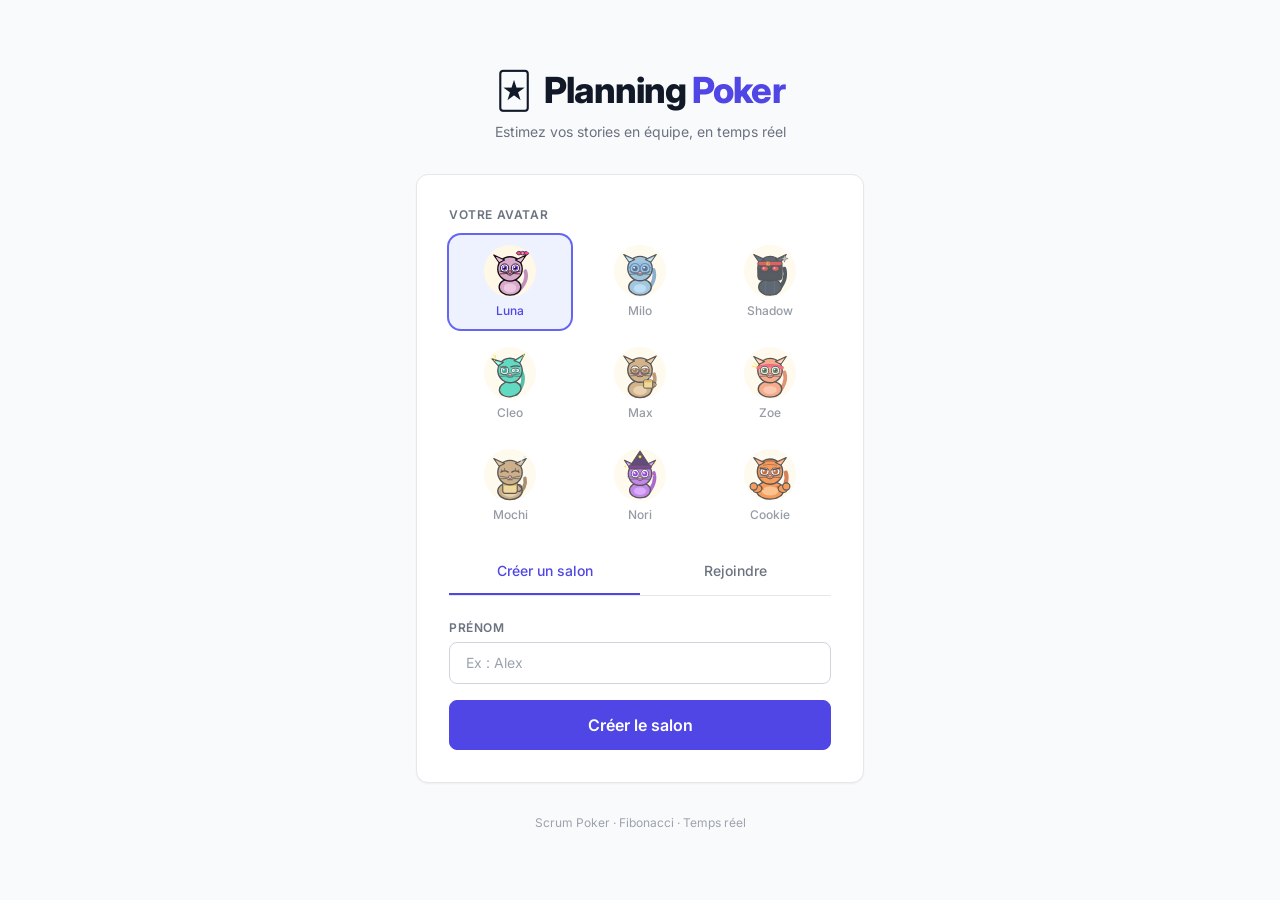
<file: index.html>
<!DOCTYPE html>
<html lang="fr">
  <head>
    <meta charset="UTF-8" />
    <link rel="icon" href="data:image/svg+xml,<svg xmlns='http://www.w3.org/2000/svg' viewBox='0 0 100 100'><text y='.9em' font-size='90'>🃏</text></svg>" />
    <meta name="viewport" content="width=device-width, initial-scale=1.0" />
    <title>Planning Poker</title>
    <link rel="preconnect" href="https://fonts.googleapis.com" />
    <link rel="preconnect" href="https://fonts.gstatic.com" crossorigin />
    <link
      href="https://fonts.googleapis.com/css2?family=Inter:wght@400;500;600;700;800&display=swap"
      rel="stylesheet"
    />
    <script type="module" crossorigin src="/assets/index-47bf1e07.js"></script>
    <link rel="stylesheet" href="/assets/index-f1f01200.css">
  </head>
  <body>
    <div id="root"></div>
    
  </body>
</html>
</file>
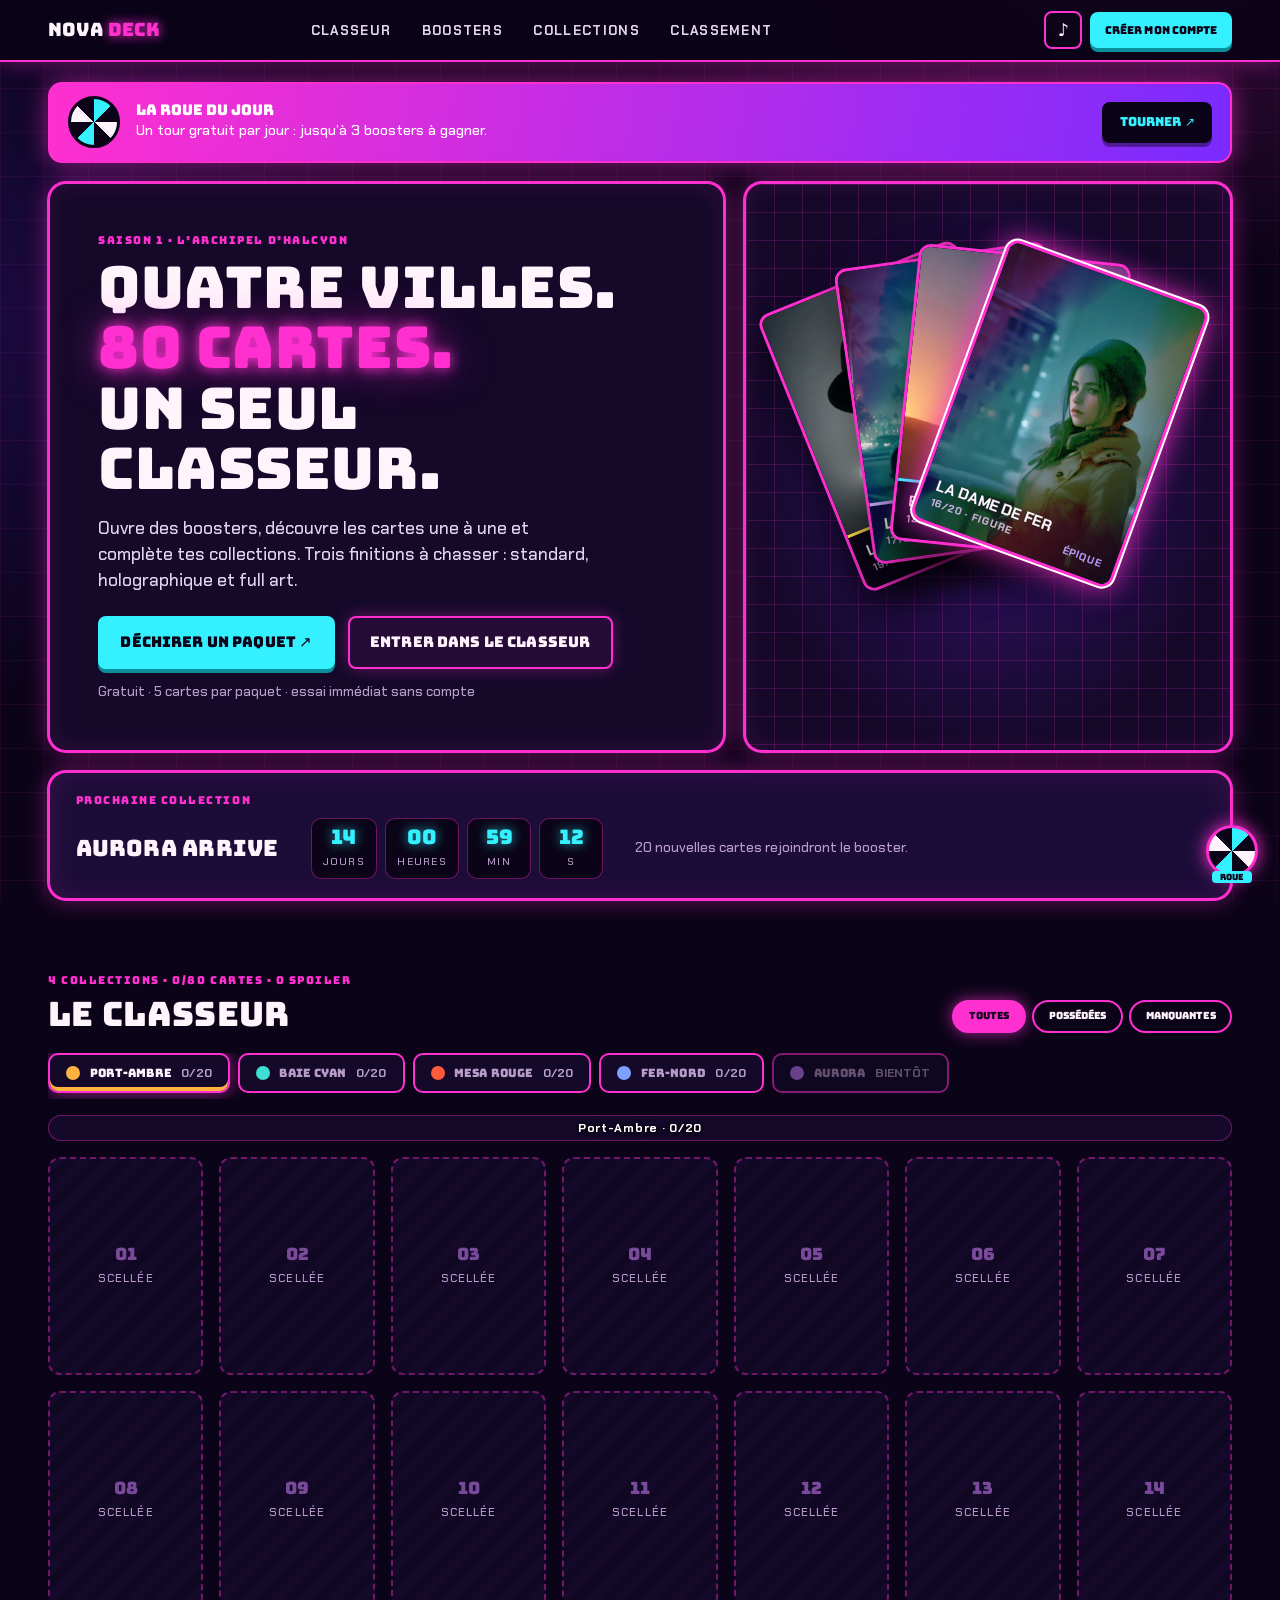
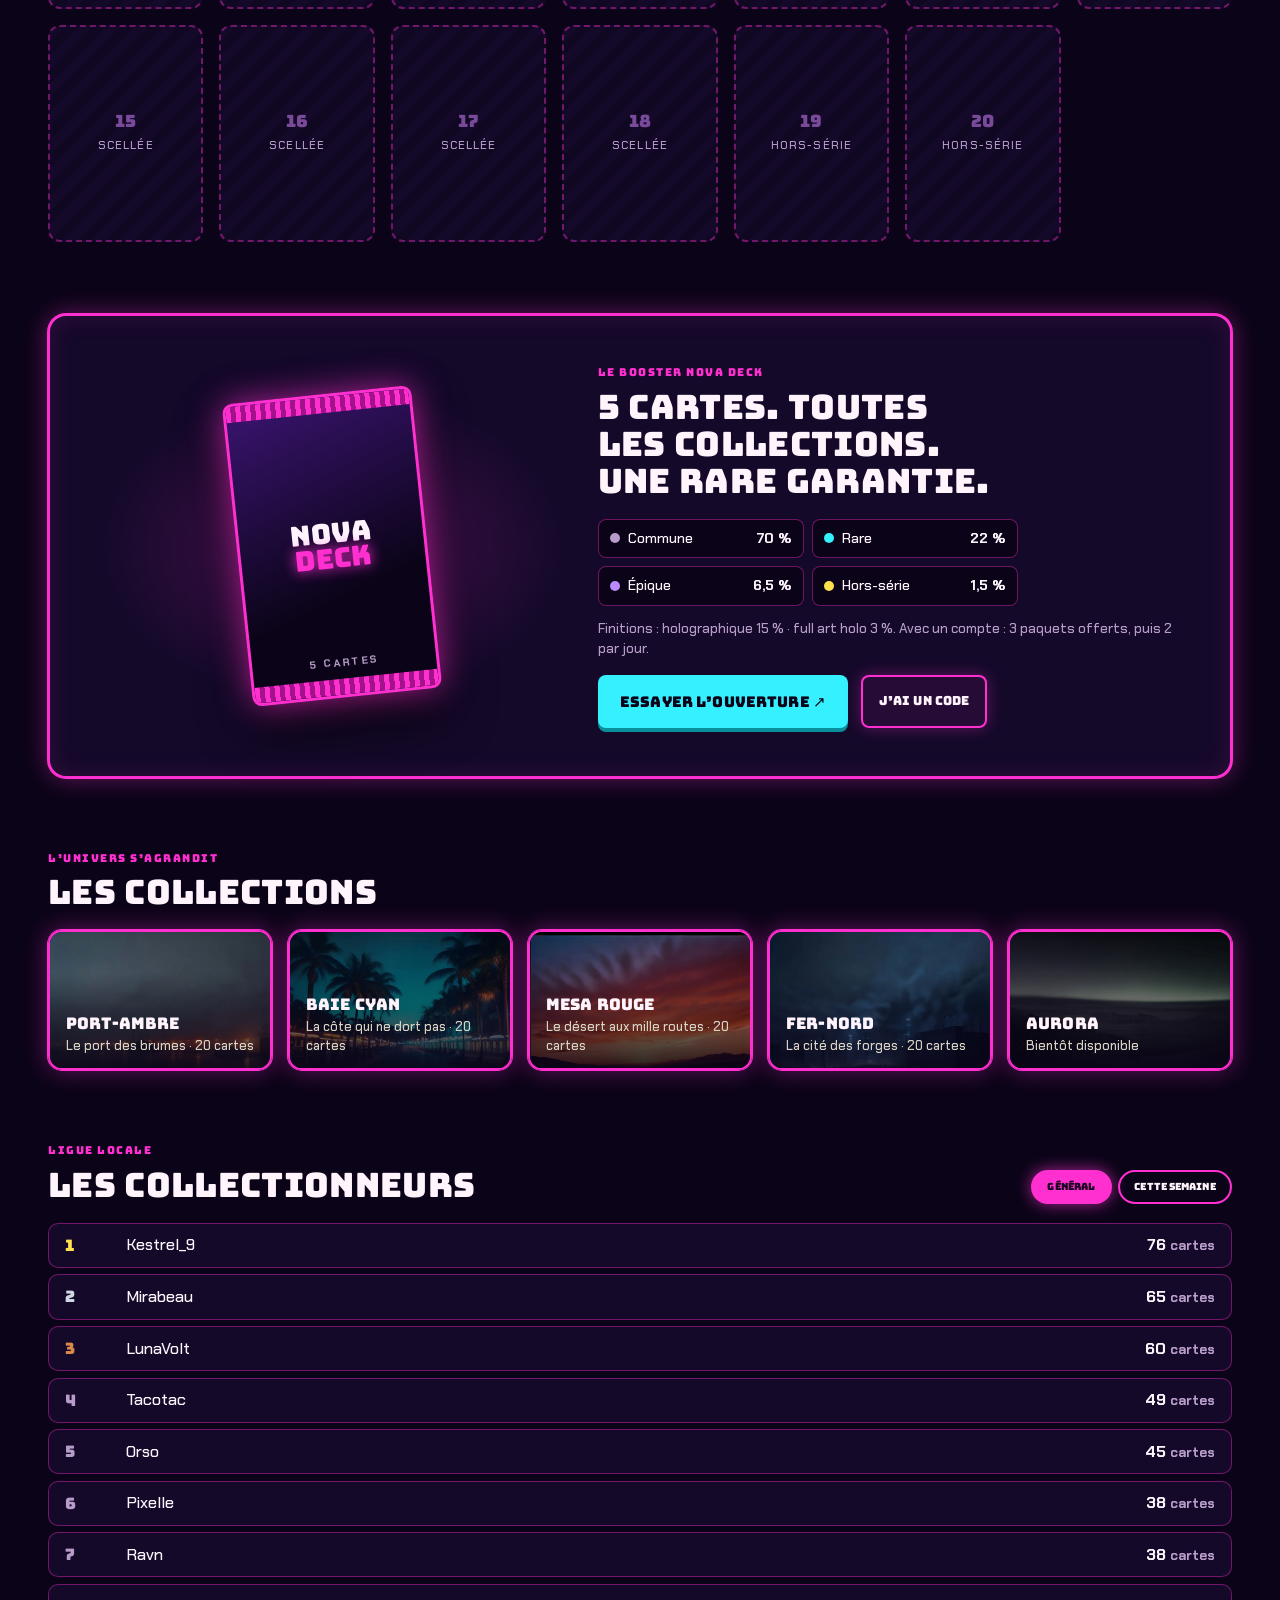
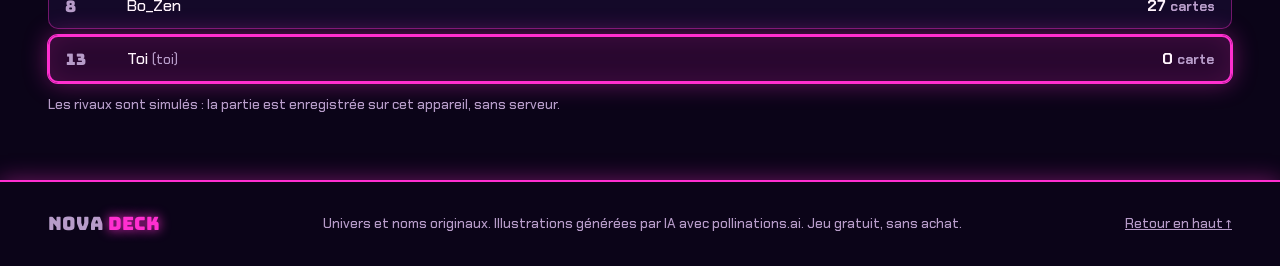
<file: novadeck/index.html>
<!doctype html>
<html lang="fr">
<head>
<meta charset="utf-8">
<meta name="viewport" content="width=device-width,initial-scale=1,viewport-fit=cover">
<title>Nova Deck · Cartes à collectionner gratuites</title>
<meta name="description" content="Ouvre des boosters, remplis ton classeur et grimpe au classement. 80 cartes, 4 collections, 3 finitions. Gratuit, sans inscription par e-mail.">
<meta name="theme-color" content="#0b0418">
<meta property="og:title" content="Nova Deck · Cartes à collectionner gratuites">
<meta property="og:description" content="Ouvre des boosters, remplis ton classeur et grimpe au classement.">
<link rel="icon" href="data:image/svg+xml,%3Csvg xmlns='http://www.w3.org/2000/svg' viewBox='0 0 32 32'%3E%3Crect width='32' height='32' rx='6' fill='%230b0418'/%3E%3Cpath d='M9 24V8l14 16V8' fill='none' stroke='%23ff2fd0' stroke-width='4' stroke-linejoin='round'/%3E%3C/svg%3E">
<link rel="preload" href="bungee.woff2" as="font" type="font/woff2" crossorigin>
<link rel="stylesheet" href="style.css">
</head>
<body>
<a class="skip" href="#classeur">Aller au classeur</a>

<header class="top">
  <a class="logo" href="#accueil" aria-label="Nova Deck, accueil"><span>NOVA</span><b>DECK</b></a>
  <nav aria-label="Navigation principale">
    <a href="#classeur">Classeur</a>
    <a href="#boosters">Boosters</a>
    <a href="#collections">Collections</a>
    <a href="#classement">Classement</a>
  </nav>
  <div class="top-actions">
    <button class="icon-btn" id="soundBtn" aria-pressed="true" aria-label="Son activé" title="Son">♪</button>
    <button class="chip" id="packChip" hidden><b id="packCount">0</b> booster<span id="packPlural">s</span></button>
    <button class="btn small" id="accountBtn">Créer mon compte</button>
  </div>
</header>

<main id="accueil">
  <section class="wheel-band" aria-label="Roue du jour">
    <div class="mini-wheel" aria-hidden="true"></div>
    <div>
      <strong>La roue du jour</strong>
      <span id="wheelBandText">Un tour gratuit par jour : jusqu’à 3 boosters à gagner.</span>
    </div>
    <button class="btn dark" data-open="wheel">Tourner ↗</button>
  </section>

  <section class="hero">
    <div class="hero-main">
      <p class="eyebrow">Saison 1 · L’archipel d’Halcyon</p>
      <h1>Quatre villes.<br><em>80 cartes.</em><br>Un seul classeur.</h1>
      <p class="lead">Ouvre des boosters, découvre les cartes une à une et complète tes collections. Trois finitions à chasser : standard, holographique et full art.</p>
      <div class="hero-cta">
        <button class="btn big" id="heroPack">Déchirer un paquet ↗</button>
        <a class="btn ghost big" href="#classeur">Entrer dans le classeur</a>
      </div>
      <p class="fine" id="heroFine">Gratuit · 5 cartes par paquet · essai immédiat sans compte</p>
    </div>
    <div class="hero-fan" id="heroFan" aria-hidden="true"></div>
    <aside class="countdown" aria-label="Prochaine collection">
      <p class="eyebrow">Prochaine collection</p>
      <h2>Aurora arrive</h2>
      <div class="cd" id="cd" role="timer" aria-live="off">
        <div><b data-cd="d">00</b><span>jours</span></div>
        <div><b data-cd="h">00</b><span>heures</span></div>
        <div><b data-cd="m">00</b><span>min</span></div>
        <div><b data-cd="s">00</b><span>s</span></div>
      </div>
      <p class="fine">20 nouvelles cartes rejoindront le booster.</p>
    </aside>
  </section>

  <section id="classeur" class="section">
    <div class="section-head">
      <div>
        <p class="eyebrow" id="binderStats">4 collections · 80 cartes · 0 spoiler</p>
        <h2>Le classeur</h2>
      </div>
      <div class="filters" role="group" aria-label="Filtrer les cartes">
        <button class="pill on" data-filter="all">Toutes</button>
        <button class="pill" data-filter="own">Possédées</button>
        <button class="pill" data-filter="miss">Manquantes</button>
      </div>
    </div>
    <div class="tabs" id="tabs" role="tablist" aria-label="Collections"></div>
    <div class="progress"><div id="progBar"></div><span id="progText"></span></div>
    <div class="grid" id="grid"></div>
  </section>

  <section id="boosters" class="section booster">
    <div class="booster-art"><div class="pack" id="showPack" aria-hidden="true"></div></div>
    <div>
      <p class="eyebrow">Le booster Nova Deck</p>
      <h2>5 cartes. Toutes les collections. Une rare garantie.</h2>
      <ul class="odds">
        <li><i class="dot r0"></i>Commune <b>70 %</b></li>
        <li><i class="dot r1"></i>Rare <b>22 %</b></li>
        <li><i class="dot r2"></i>Épique <b>6,5 %</b></li>
        <li><i class="dot r3"></i>Hors-série <b>1,5 %</b></li>
      </ul>
      <p class="fine">Finitions : holographique 15 % · full art holo 3 %. Avec un compte : 3 paquets offerts, puis 2 par jour.</p>
      <div class="hero-cta">
        <button class="btn big" id="boosterOpen">Ouvrir un paquet ↗</button>
        <button class="btn ghost" data-open="code">J’ai un code</button>
      </div>
    </div>
  </section>

  <section id="collections" class="section">
    <div class="section-head"><div><p class="eyebrow">L’univers s’agrandit</p><h2>Les collections</h2></div></div>
    <div class="worlds" id="worlds"></div>
  </section>

  <section id="classement" class="section">
    <div class="section-head">
      <div><p class="eyebrow">Ligue locale</p><h2>Les collectionneurs</h2></div>
      <div class="filters" role="group" aria-label="Période">
        <button class="pill on" data-rank="all">Général</button>
        <button class="pill" data-rank="week">Cette semaine</button>
      </div>
    </div>
    <ol class="rank" id="rank"></ol>
    <p class="fine">Les rivaux sont simulés : la partie est enregistrée sur cet appareil, sans serveur.</p>
  </section>
</main>

<footer>
  <a class="logo" href="#accueil"><span>NOVA</span><b>DECK</b></a>
  <p>Univers et noms originaux. Illustrations générées par IA avec pollinations.ai. Jeu gratuit, sans achat.</p>
  <a href="#accueil">Retour en haut ↑</a>
</footer>

<button class="fab" data-open="wheel" aria-label="Ouvrir la roue du jour"><span class="mini-wheel"></span><b>Roue</b></button>

<dialog id="dlgAccount" class="dlg">
  <button class="x" data-close aria-label="Fermer">×</button>
  <div id="accountBody"></div>
</dialog>

<dialog id="dlgWheel" class="dlg">
  <button class="x" data-close aria-label="Fermer">×</button>
  <h3>La roue du jour</h3>
  <p class="fine" id="wheelMsg">Un tour gratuit par jour.</p>
  <div class="wheel-wrap"><div class="pointer" aria-hidden="true"></div><div class="wheel" id="wheel"></div></div>
  <button class="btn big" id="spinBtn">Tourner ↗</button>
</dialog>

<dialog id="dlgCode" class="dlg">
  <button class="x" data-close aria-label="Fermer">×</button>
  <h3>J’ai un code</h3>
  <form id="codeForm">
    <label for="codeInput">Code promo</label>
    <input id="codeInput" autocomplete="off" autocapitalize="characters" maxlength="24" required placeholder="BIENVENUE">
    <p class="fine" id="codeMsg" role="status">Essaie BIENVENUE pour 2 boosters.</p>
    <button class="btn big">Valider ↗</button>
  </form>
</dialog>

<dialog id="dlgCard" class="dlg card-dlg">
  <button class="x" data-close aria-label="Fermer">×</button>
  <div class="tilt" id="tilt"></div>
  <div class="card-info" id="cardInfo"></div>
</dialog>

<dialog id="dlgPack" class="dlg pack-dlg">
  <button class="x" data-close aria-label="Fermer">×</button>
  <div id="packStage"></div>
</dialog>

<div class="toast" id="toast" role="status" aria-live="polite"></div>
<script src="app.js" defer></script>
</body>
</html>
</file>
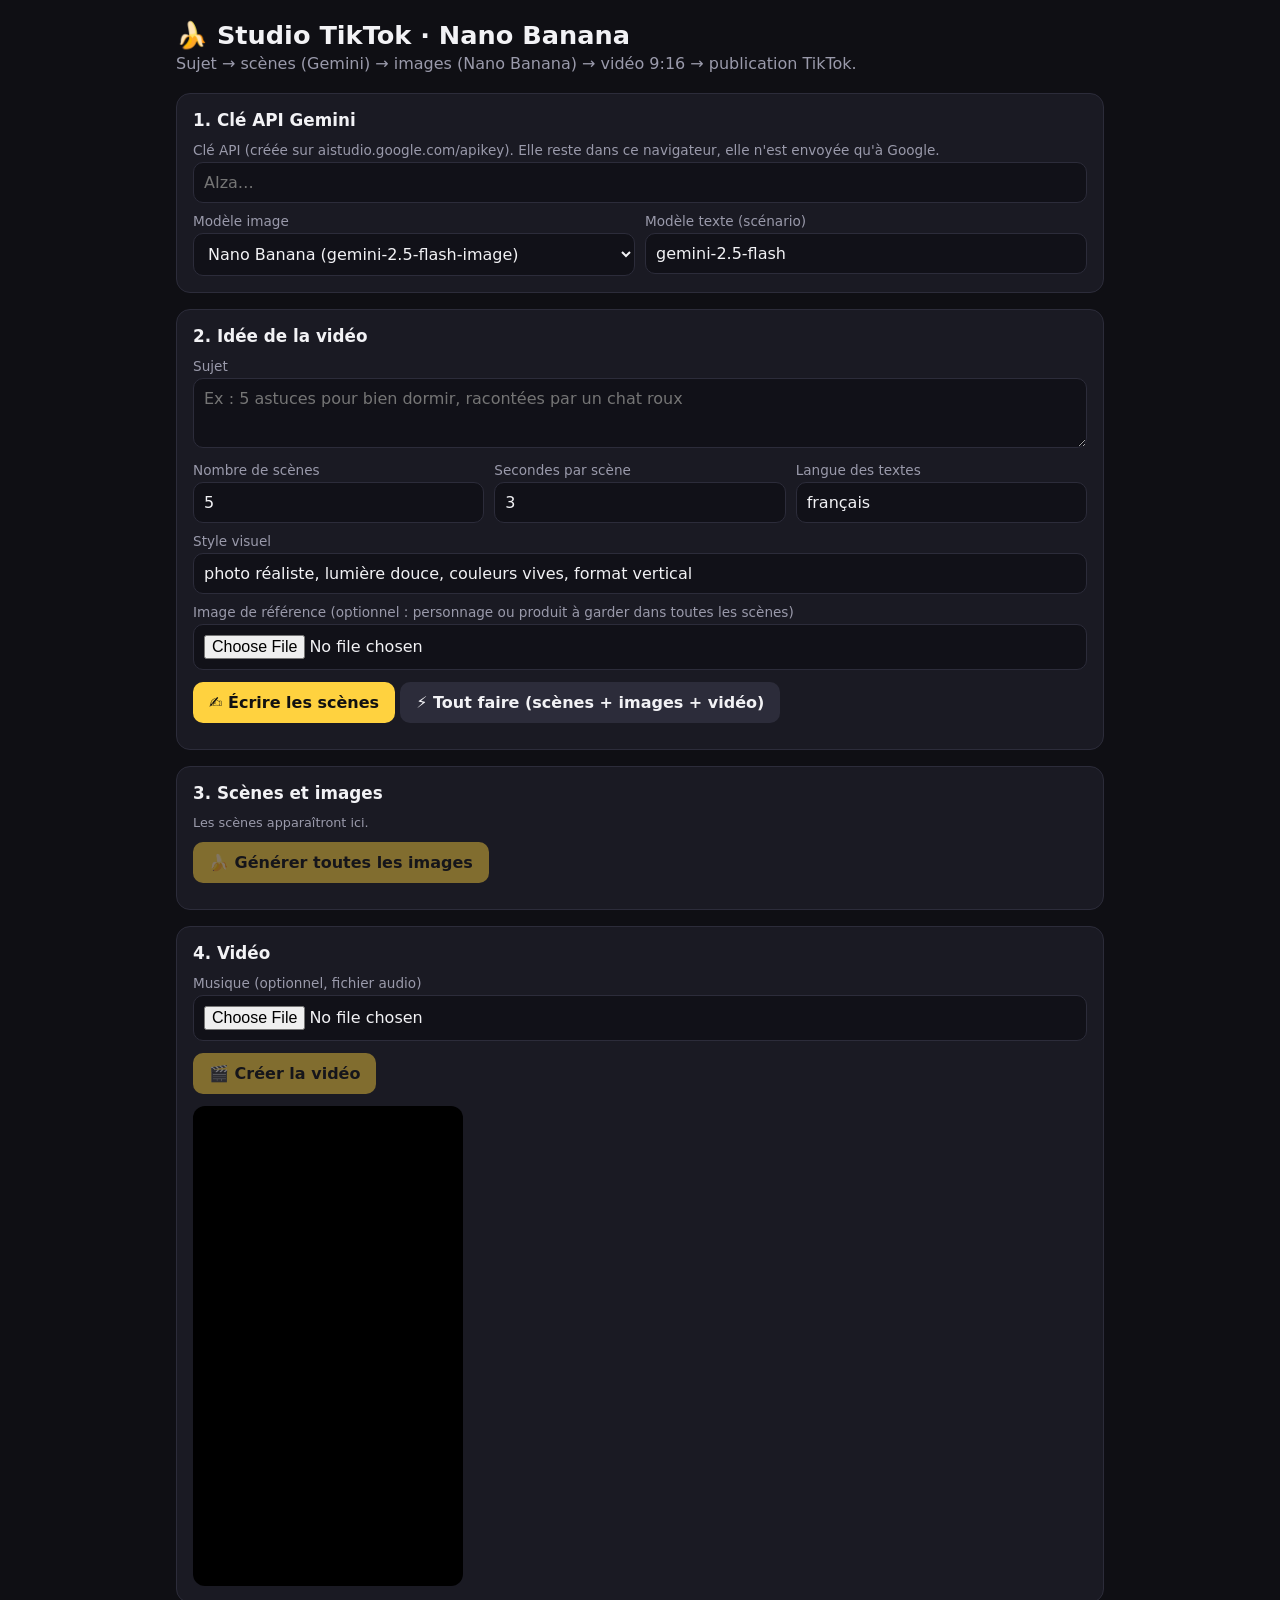
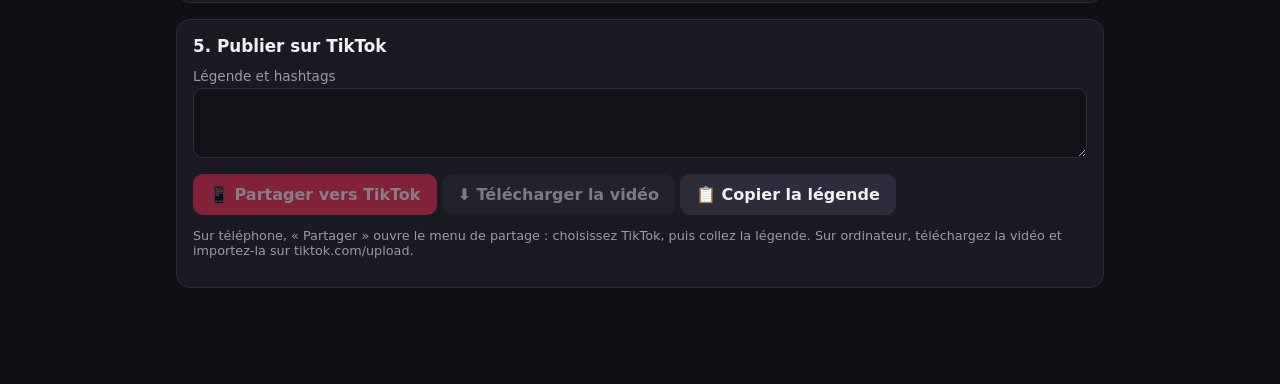
<file: studio/index.html>
<!DOCTYPE html>
<html lang="fr">
<head>
<meta charset="UTF-8" />
<meta name="viewport" content="width=device-width, initial-scale=1.0" />
<title>Studio TikTok · Nano Banana</title>
<link rel="icon" href="data:image/svg+xml,<svg xmlns='http://www.w3.org/2000/svg' viewBox='0 0 100 100'><text y='.9em' font-size='90'>🍌</text></svg>" />
<style>
  :root { --bg:#0f0f14; --card:#1a1a23; --line:#2c2c3a; --text:#f2f2f5; --mute:#9a9aab; --acc:#ffd23f; --acc2:#fe2c55; }
  * { box-sizing:border-box; }
  body { margin:0; font-family:system-ui,-apple-system,Segoe UI,Roboto,sans-serif; background:var(--bg); color:var(--text); }
  main { max-width:960px; margin:0 auto; padding:20px 16px 80px; }
  h1 { font-size:1.6rem; margin:0 0 4px; }
  h2 { font-size:1.05rem; margin:0 0 12px; }
  p.sub { color:var(--mute); margin:0 0 20px; }
  .card { background:var(--card); border:1px solid var(--line); border-radius:14px; padding:16px; margin-bottom:16px; }
  label { display:block; font-size:.85rem; color:var(--mute); margin:10px 0 4px; }
  input, textarea, select { width:100%; background:#111118; color:var(--text); border:1px solid var(--line); border-radius:10px; padding:10px; font:inherit; }
  textarea { min-height:70px; resize:vertical; }
  .row { display:grid; grid-template-columns:repeat(auto-fit,minmax(150px,1fr)); gap:10px; }
  button { background:var(--acc); color:#111; border:0; border-radius:10px; padding:11px 16px; font:inherit; font-weight:700; cursor:pointer; margin-top:12px; }
  button.alt { background:#2c2c3a; color:var(--text); }
  button.tt { background:var(--acc2); color:#fff; }
  button:disabled { opacity:.45; cursor:not-allowed; }
  .status { margin-top:10px; font-size:.9rem; color:var(--mute); white-space:pre-wrap; }
  .status.err { color:#ff7a7a; }
  .scenes { display:grid; grid-template-columns:repeat(auto-fill,minmax(170px,1fr)); gap:12px; }
  .scene { background:#111118; border:1px solid var(--line); border-radius:12px; padding:8px; }
  .scene .img { aspect-ratio:9/16; background:#22222c; border-radius:8px; overflow:hidden; display:flex; align-items:center; justify-content:center; color:var(--mute); font-size:.8rem; text-align:center; }
  .scene img { width:100%; height:100%; object-fit:cover; display:block; }
  .scene textarea { min-height:60px; font-size:.8rem; margin-top:6px; }
  .scene input { font-size:.8rem; margin-top:6px; }
  .scene button { margin-top:6px; padding:7px 10px; font-size:.8rem; width:100%; }
  .preview { display:flex; gap:16px; flex-wrap:wrap; align-items:flex-start; }
  canvas, video { width:270px; aspect-ratio:9/16; background:#000; border-radius:12px; }
  .hint { font-size:.8rem; color:var(--mute); }
  .refimg { max-width:90px; border-radius:8px; margin-top:8px; display:none; }
</style>
</head>
<body>
<main>
  <h1>🍌 Studio TikTok · Nano Banana</h1>
  <p class="sub">Sujet → scènes (Gemini) → images (Nano Banana) → vidéo 9:16 → publication TikTok.</p>

  <section class="card">
    <h2>1. Clé API Gemini</h2>
    <label for="apiKey">Clé API (créée sur aistudio.google.com/apikey). Elle reste dans ce navigateur, elle n'est envoyée qu'à Google.</label>
    <input id="apiKey" type="password" placeholder="AIza…" autocomplete="off" />
    <div class="row">
      <div>
        <label for="imgModel">Modèle image</label>
        <select id="imgModel">
          <option value="gemini-2.5-flash-image">Nano Banana (gemini-2.5-flash-image)</option>
          <option value="gemini-3-pro-image-preview">Nano Banana Pro (gemini-3-pro-image-preview)</option>
        </select>
      </div>
      <div>
        <label for="txtModel">Modèle texte (scénario)</label>
        <input id="txtModel" value="gemini-2.5-flash" />
      </div>
    </div>
  </section>

  <section class="card">
    <h2>2. Idée de la vidéo</h2>
    <label for="topic">Sujet</label>
    <textarea id="topic" placeholder="Ex : 5 astuces pour bien dormir, racontées par un chat roux"></textarea>
    <div class="row">
      <div><label for="nScenes">Nombre de scènes</label><input id="nScenes" type="number" min="1" max="10" value="5" /></div>
      <div><label for="secPer">Secondes par scène</label><input id="secPer" type="number" min="1" max="10" step="0.5" value="3" /></div>
      <div><label for="lang">Langue des textes</label><input id="lang" value="français" /></div>
    </div>
    <label for="style">Style visuel</label>
    <input id="style" value="photo réaliste, lumière douce, couleurs vives, format vertical" />
    <label for="refFile">Image de référence (optionnel : personnage ou produit à garder dans toutes les scènes)</label>
    <input id="refFile" type="file" accept="image/*" />
    <img id="refPreview" class="refimg" alt="" />
    <button id="btnPlan">✍️ Écrire les scènes</button>
    <button id="btnAll" class="alt">⚡ Tout faire (scènes + images + vidéo)</button>
    <div id="planStatus" class="status"></div>
  </section>

  <section class="card">
    <h2>3. Scènes et images</h2>
    <div id="scenes" class="scenes"><span class="hint">Les scènes apparaîtront ici.</span></div>
    <button id="btnImgs" disabled>🍌 Générer toutes les images</button>
    <div id="imgStatus" class="status"></div>
  </section>

  <section class="card">
    <h2>4. Vidéo</h2>
    <label for="music">Musique (optionnel, fichier audio)</label>
    <input id="music" type="file" accept="audio/*" />
    <button id="btnVideo" disabled>🎬 Créer la vidéo</button>
    <div id="vidStatus" class="status"></div>
    <div class="preview" style="margin-top:12px">
      <canvas id="canvas" width="1080" height="1920"></canvas>
      <video id="out" controls playsinline style="display:none"></video>
    </div>
  </section>

  <section class="card">
    <h2>5. Publier sur TikTok</h2>
    <label for="caption">Légende et hashtags</label>
    <textarea id="caption"></textarea>
    <button id="btnShare" class="tt" disabled>📱 Partager vers TikTok</button>
    <button id="btnDl" class="alt" disabled>⬇️ Télécharger la vidéo</button>
    <button id="btnCopy" class="alt">📋 Copier la légende</button>
    <p class="hint">Sur téléphone, « Partager » ouvre le menu de partage : choisissez TikTok, puis collez la légende. Sur ordinateur, téléchargez la vidéo et importez-la sur tiktok.com/upload.</p>
  </section>
</main>

<script>
const $ = (id) => document.getElementById(id);
const API = "https://generativelanguage.googleapis.com/v1beta/models/";
let scenes = [];        // {prompt, text, img: HTMLImageElement|null, dataUrl}
let refImage = null;    // {mime, b64}
let videoBlob = null;

// ---------- persistence ----------
for (const id of ["apiKey", "imgModel", "txtModel", "style", "lang"]) {
  const v = localStorage.getItem("nb_" + id);
  if (v) $(id).value = v;
  $(id).addEventListener("change", () => localStorage.setItem("nb_" + id, $(id).value));
}

function setStatus(el, msg, err = false) { el.textContent = msg; el.classList.toggle("err", err); }
function key() {
  const k = $("apiKey").value.trim();
  if (!k) throw new Error("Ajoutez d'abord votre clé API Gemini (étape 1).");
  return k;
}

async function gemini(model, body) {
  const r = await fetch(API + model + ":generateContent", {
    method: "POST",
    headers: { "Content-Type": "application/json", "x-goog-api-key": key() },
    body: JSON.stringify(body),
  });
  const j = await r.json().catch(() => ({}));
  if (!r.ok) throw new Error(j.error?.message || ("Erreur HTTP " + r.status));
  return j;
}

// ---------- reference image ----------
$("refFile").addEventListener("change", async (e) => {
  const f = e.target.files[0];
  if (!f) { refImage = null; $("refPreview").style.display = "none"; return; }
  const dataUrl = await new Promise((res) => { const fr = new FileReader(); fr.onload = () => res(fr.result); fr.readAsDataURL(f); });
  refImage = { mime: f.type || "image/jpeg", b64: dataUrl.split(",")[1] };
  $("refPreview").src = dataUrl; $("refPreview").style.display = "block";
});

// ---------- 1. plan scenes ----------
async function planScenes() {
  const topic = $("topic").value.trim();
  if (!topic) throw new Error("Écrivez un sujet.");
  const n = Math.max(1, Math.min(10, +$("nScenes").value || 5));
  setStatus($("planStatus"), "Gemini écrit les scènes…");
  const prompt =
`Tu es scénariste de vidéos TikTok virales. Sujet : "${topic}".
Écris ${n} scènes pour une vidéo verticale courte. Langue des textes à l'écran : ${$("lang").value}.
Style visuel : ${$("style").value}.
${refImage ? "Une image de référence (personnage/produit) sera fournie : chaque scène doit la mettre en scène." : ""}
La 1re scène doit accrocher en moins de 2 secondes.
Réponds uniquement en JSON :
{"scenes":[{"image_prompt":"description visuelle détaillée en anglais, cadrage vertical 9:16, sans texte dans l'image","text":"texte court à l'écran (max 8 mots)"}],"caption":"légende TikTok avec 4 à 6 hashtags"}`;
  const j = await gemini($("txtModel").value.trim(), {
    contents: [{ parts: [{ text: prompt }] }],
    generationConfig: { responseMimeType: "application/json" },
  });
  const txt = j.candidates?.[0]?.content?.parts?.map((p) => p.text || "").join("") || "";
  const data = JSON.parse(txt.replace(/^```json|```$/g, "").trim());
  scenes = (data.scenes || []).slice(0, n).map((s) => ({ prompt: s.image_prompt, text: s.text, img: null, dataUrl: null }));
  $("caption").value = data.caption || "";
  renderScenes();
  setStatus($("planStatus"), `✅ ${scenes.length} scènes prêtes. Vous pouvez les modifier avant de générer les images.`);
}

function renderScenes() {
  const box = $("scenes");
  box.innerHTML = "";
  scenes.forEach((s, i) => {
    const d = document.createElement("div");
    d.className = "scene";
    d.innerHTML = `<div class="img">${s.dataUrl ? `<img src="${s.dataUrl}" alt="">` : "Scène " + (i + 1)}</div>
      <input value="" placeholder="Texte à l'écran" />
      <textarea placeholder="Prompt image"></textarea>
      <button class="alt">🍌 ${s.dataUrl ? "Regénérer" : "Générer"}</button>`;
    const [inp, ta, btn] = [d.querySelector("input"), d.querySelector("textarea"), d.querySelector("button")];
    inp.value = s.text || ""; ta.value = s.prompt || "";
    inp.oninput = () => (s.text = inp.value);
    ta.oninput = () => (s.prompt = ta.value);
    btn.onclick = () => run(btn, $("imgStatus"), () => genImage(i));
    box.appendChild(d);
  });
  $("btnImgs").disabled = !scenes.length;
  $("btnVideo").disabled = !scenes.some((s) => s.img);
}

// ---------- 2. Nano Banana images ----------
async function genImage(i) {
  const s = scenes[i];
  setStatus($("imgStatus"), `🍌 Nano Banana génère l'image ${i + 1}/${scenes.length}…`);
  const parts = [{ text: `${s.prompt}. Style: ${$("style").value}. Vertical 9:16 composition. No text, no letters, no watermark.` }];
  if (refImage) parts.push({ inline_data: { mime_type: refImage.mime, data: refImage.b64 } });
  const body = {
    contents: [{ parts }],
    generationConfig: { responseModalities: ["IMAGE"], imageConfig: { aspectRatio: "9:16" } },
  };
  let j;
  try { j = await gemini($("imgModel").value, body); }
  catch (e) {
    // anciens modèles : sans imageConfig
    if (/imageConfig|aspect/i.test(e.message)) { delete body.generationConfig.imageConfig; j = await gemini($("imgModel").value, body); }
    else throw e;
  }
  const part = j.candidates?.[0]?.content?.parts?.find((p) => p.inlineData || p.inline_data);
  const inl = part?.inlineData || part?.inline_data;
  if (!inl) throw new Error("Pas d'image reçue (scène " + (i + 1) + "). Le prompt a peut-être été bloqué : modifiez-le et réessayez.");
  s.dataUrl = `data:${inl.mimeType || inl.mime_type || "image/png"};base64,${inl.data}`;
  s.img = await new Promise((res, rej) => { const im = new Image(); im.onload = () => res(im); im.onerror = rej; im.src = s.dataUrl; });
  renderScenes();
}

async function genAllImages() {
  for (let i = 0; i < scenes.length; i++) if (!scenes[i].img) await genImage(i);
  setStatus($("imgStatus"), "✅ Toutes les images sont prêtes.");
}

// ---------- 3. video (canvas + MediaRecorder) ----------
function drawFrame(ctx, s, t, W, H, zoomIn) {
  const im = s.img;
  const z = zoomIn ? 1 + 0.12 * t : 1.12 - 0.12 * t;           // Ken Burns
  const scale = Math.max(W / im.width, H / im.height) * z;
  const w = im.width * scale, h = im.height * scale;
  const dx = (W - w) / 2 + (zoomIn ? -20 : 20) * t, dy = (H - h) / 2;
  ctx.fillStyle = "#000"; ctx.fillRect(0, 0, W, H);
  ctx.drawImage(im, dx, dy, w, h);
  if (s.text) {
    ctx.font = "800 78px system-ui, -apple-system, Segoe UI, Roboto, sans-serif";
    ctx.textAlign = "center"; ctx.textBaseline = "middle";
    const lines = wrap(ctx, s.text, W - 160);
    const y0 = H * 0.72 - ((lines.length - 1) * 96) / 2;
    const pop = Math.min(1, t * 6);
    ctx.save(); ctx.globalAlpha = pop;
    lines.forEach((ln, k) => {
      const y = y0 + k * 96;
      const tw = ctx.measureText(ln).width;
      ctx.fillStyle = "rgba(0,0,0,.55)";
      roundRect(ctx, W / 2 - tw / 2 - 28, y - 52, tw + 56, 104, 22); ctx.fill();
      ctx.fillStyle = "#fff"; ctx.fillText(ln, W / 2, y + 4);
    });
    ctx.restore();
  }
}
function wrap(ctx, text, max) {
  const words = text.split(/\s+/); const out = []; let cur = "";
  for (const w of words) { const t = cur ? cur + " " + w : w; if (ctx.measureText(t).width > max && cur) { out.push(cur); cur = w; } else cur = t; }
  if (cur) out.push(cur); return out;
}
function roundRect(ctx, x, y, w, h, r) { ctx.beginPath(); ctx.roundRect ? ctx.roundRect(x, y, w, h, r) : ctx.rect(x, y, w, h); }

function pickMime() {
  for (const m of ["video/mp4;codecs=avc1.42E01E,mp4a.40.2", "video/mp4", "video/webm;codecs=vp9,opus", "video/webm;codecs=vp8,opus", "video/webm"])
    if (window.MediaRecorder && MediaRecorder.isTypeSupported(m)) return m;
  return "";
}

async function makeVideo() {
  const ready = scenes.filter((s) => s.img);
  if (!ready.length) throw new Error("Générez au moins une image.");
  const per = Math.max(1, +$("secPer").value || 3) * 1000;
  const total = per * ready.length;
  const cv = $("canvas"), ctx = cv.getContext("2d"), W = cv.width, H = cv.height;
  const stream = cv.captureStream(30);

  let audioEl = null, actx = null;
  const mf = $("music").files[0];
  if (mf) {
    actx = new AudioContext();
    audioEl = new Audio(URL.createObjectURL(mf)); audioEl.loop = true;
    const src = actx.createMediaElementSource(audioEl);
    const dest = actx.createMediaStreamDestination();
    src.connect(dest);
    dest.stream.getAudioTracks().forEach((t) => stream.addTrack(t));
  }

  const mime = pickMime();
  const rec = new MediaRecorder(stream, { mimeType: mime || undefined, videoBitsPerSecond: 8_000_000 });
  const chunks = [];
  rec.ondataavailable = (e) => e.data.size && chunks.push(e.data);
  const done = new Promise((res) => (rec.onstop = res));

  $("out").style.display = "none";
  rec.start(250);
  if (audioEl) { await actx.resume(); audioEl.currentTime = 0; await audioEl.play(); }
  const t0 = performance.now();
  await new Promise((res) => {
    const tick = () => {
      const el = performance.now() - t0;
      if (el >= total) return res();
      const idx = Math.min(ready.length - 1, Math.floor(el / per));
      const local = (el - idx * per) / per;
      drawFrame(ctx, ready[idx], local, W, H, idx % 2 === 0);
      // fondu vers la scène suivante
      if (local > 0.88 && idx < ready.length - 1) {
        ctx.save(); ctx.globalAlpha = (local - 0.88) / 0.12;
        drawFrame(ctx, ready[idx + 1], 0, W, H, (idx + 1) % 2 === 0); ctx.restore();
      }
      setStatus($("vidStatus"), `🎬 Enregistrement… ${Math.round((el / total) * 100)} %`);
      requestAnimationFrame(tick);
    };
    tick();
  });
  rec.stop(); await done;
  if (audioEl) { audioEl.pause(); actx.close(); }

  videoBlob = new Blob(chunks, { type: (mime || "video/webm").split(";")[0] });
  $("out").src = URL.createObjectURL(videoBlob); $("out").style.display = "block";
  $("btnShare").disabled = $("btnDl").disabled = false;
  setStatus($("vidStatus"), `✅ Vidéo prête (${(videoBlob.size / 1e6).toFixed(1)} Mo, ${videoBlob.type}).`);
}

// ---------- 4. share / download ----------
function videoFile() {
  const ext = videoBlob.type.includes("mp4") ? "mp4" : "webm";
  return new File([videoBlob], `tiktok-${Date.now()}.${ext}`, { type: videoBlob.type });
}
$("btnDl").onclick = () => {
  const f = videoFile(); const a = document.createElement("a");
  a.href = URL.createObjectURL(f); a.download = f.name; a.click();
};
$("btnShare").onclick = async () => {
  const f = videoFile();
  try { await navigator.clipboard.writeText($("caption").value); } catch {}
  if (navigator.canShare && navigator.canShare({ files: [f] })) {
    try { await navigator.share({ files: [f], text: $("caption").value }); } catch {}
  } else {
    $("btnDl").click();
    window.open("https://www.tiktok.com/upload", "_blank");
  }
};
$("btnCopy").onclick = async () => { await navigator.clipboard.writeText($("caption").value); $("btnCopy").textContent = "✅ Copié"; setTimeout(() => ($("btnCopy").textContent = "📋 Copier la légende"), 1500); };

// ---------- buttons ----------
async function run(btn, statusEl, fn) {
  const all = document.querySelectorAll("button"); all.forEach((b) => (b.dataset.d = b.disabled, b.disabled = true));
  try { await fn(); } catch (e) { setStatus(statusEl, "❌ " + e.message, true); }
  finally { all.forEach((b) => { if (document.body.contains(b)) b.disabled = b.dataset.d === "true"; }); renderButtons(); }
}
function renderButtons() {
  $("btnImgs").disabled = !scenes.length;
  $("btnVideo").disabled = !scenes.some((s) => s.img);
  $("btnShare").disabled = $("btnDl").disabled = !videoBlob;
}
$("btnPlan").onclick = () => run($("btnPlan"), $("planStatus"), planScenes);
$("btnImgs").onclick = () => run($("btnImgs"), $("imgStatus"), genAllImages);
$("btnVideo").onclick = () => run($("btnVideo"), $("vidStatus"), makeVideo);
$("btnAll").onclick = () => run($("btnAll"), $("planStatus"), async () => { await planScenes(); await genAllImages(); await makeVideo(); });
</script>
</body>
</html>
</file>
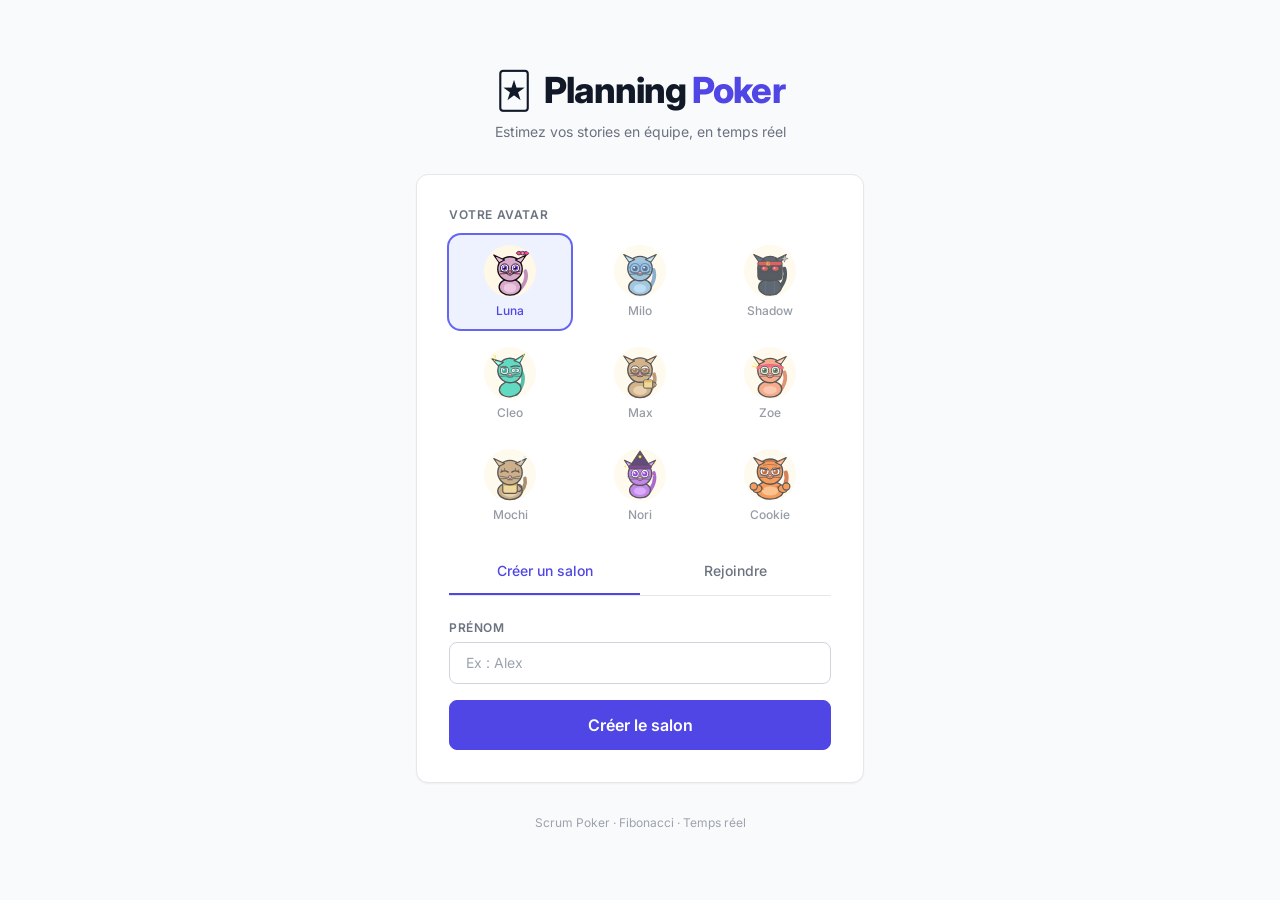
<file: projects/planning-poker/index.html>
<!DOCTYPE html>
<html lang="fr">
  <head>
    <meta charset="UTF-8" />
    <link rel="icon" href="data:image/svg+xml,<svg xmlns='http://www.w3.org/2000/svg' viewBox='0 0 100 100'><text y='.9em' font-size='90'>🃏</text></svg>" />
    <meta name="viewport" content="width=device-width, initial-scale=1.0" />
    <title>Planning Poker</title>
    <link rel="preconnect" href="https://fonts.googleapis.com" />
    <link rel="preconnect" href="https://fonts.gstatic.com" crossorigin />
    <link
      href="https://fonts.googleapis.com/css2?family=Inter:wght@400;500;600;700;800&display=swap"
      rel="stylesheet"
    />
    <script type="module" crossorigin src="assets/index-58849e4c.js"></script>
    <link rel="stylesheet" href="assets/index-f1f01200.css">
  </head>
  <body>
    <div id="root"></div>
    
  </body>
</html>
</file>
<file: assets/index-f1f01200.css>
*,:before,:after{--tw-border-spacing-x: 0;--tw-border-spacing-y: 0;--tw-translate-x: 0;--tw-translate-y: 0;--tw-rotate: 0;--tw-skew-x: 0;--tw-skew-y: 0;--tw-scale-x: 1;--tw-scale-y: 1;--tw-pan-x: ;--tw-pan-y: ;--tw-pinch-zoom: ;--tw-scroll-snap-strictness: proximity;--tw-gradient-from-position: ;--tw-gradient-via-position: ;--tw-gradient-to-position: ;--tw-ordinal: ;--tw-slashed-zero: ;--tw-numeric-figure: ;--tw-numeric-spacing: ;--tw-numeric-fraction: ;--tw-ring-inset: ;--tw-ring-offset-width: 0px;--tw-ring-offset-color: #fff;--tw-ring-color: rgb(59 130 246 / .5);--tw-ring-offset-shadow: 0 0 #0000;--tw-ring-shadow: 0 0 #0000;--tw-shadow: 0 0 #0000;--tw-shadow-colored: 0 0 #0000;--tw-blur: ;--tw-brightness: ;--tw-contrast: ;--tw-grayscale: ;--tw-hue-rotate: ;--tw-invert: ;--tw-saturate: ;--tw-sepia: ;--tw-drop-shadow: ;--tw-backdrop-blur: ;--tw-backdrop-brightness: ;--tw-backdrop-contrast: ;--tw-backdrop-grayscale: ;--tw-backdrop-hue-rotate: ;--tw-backdrop-invert: ;--tw-backdrop-opacity: ;--tw-backdrop-saturate: ;--tw-backdrop-sepia: ;--tw-contain-size: ;--tw-contain-layout: ;--tw-contain-paint: ;--tw-contain-style: }::backdrop{--tw-border-spacing-x: 0;--tw-border-spacing-y: 0;--tw-translate-x: 0;--tw-translate-y: 0;--tw-rotate: 0;--tw-skew-x: 0;--tw-skew-y: 0;--tw-scale-x: 1;--tw-scale-y: 1;--tw-pan-x: ;--tw-pan-y: ;--tw-pinch-zoom: ;--tw-scroll-snap-strictness: proximity;--tw-gradient-from-position: ;--tw-gradient-via-position: ;--tw-gradient-to-position: ;--tw-ordinal: ;--tw-slashed-zero: ;--tw-numeric-figure: ;--tw-numeric-spacing: ;--tw-numeric-fraction: ;--tw-ring-inset: ;--tw-ring-offset-width: 0px;--tw-ring-offset-color: #fff;--tw-ring-color: rgb(59 130 246 / .5);--tw-ring-offset-shadow: 0 0 #0000;--tw-ring-shadow: 0 0 #0000;--tw-shadow: 0 0 #0000;--tw-shadow-colored: 0 0 #0000;--tw-blur: ;--tw-brightness: ;--tw-contrast: ;--tw-grayscale: ;--tw-hue-rotate: ;--tw-invert: ;--tw-saturate: ;--tw-sepia: ;--tw-drop-shadow: ;--tw-backdrop-blur: ;--tw-backdrop-brightness: ;--tw-backdrop-contrast: ;--tw-backdrop-grayscale: ;--tw-backdrop-hue-rotate: ;--tw-backdrop-invert: ;--tw-backdrop-opacity: ;--tw-backdrop-saturate: ;--tw-backdrop-sepia: ;--tw-contain-size: ;--tw-contain-layout: ;--tw-contain-paint: ;--tw-contain-style: }*,:before,:after{box-sizing:border-box;border-width:0;border-style:solid;border-color:#e5e7eb}:before,:after{--tw-content: ""}html,:host{line-height:1.5;-webkit-text-size-adjust:100%;-moz-tab-size:4;-o-tab-size:4;tab-size:4;font-family:Inter,system-ui,sans-serif;font-feature-settings:normal;font-variation-settings:normal;-webkit-tap-highlight-color:transparent}body{margin:0;line-height:inherit}hr{height:0;color:inherit;border-top-width:1px}abbr:where([title]){-webkit-text-decoration:underline dotted;text-decoration:underline dotted}h1,h2,h3,h4,h5,h6{font-size:inherit;font-weight:inherit}a{color:inherit;text-decoration:inherit}b,strong{font-weight:bolder}code,kbd,samp,pre{font-family:ui-monospace,SFMono-Regular,Menlo,Monaco,Consolas,Liberation Mono,Courier New,monospace;font-feature-settings:normal;font-variation-settings:normal;font-size:1em}small{font-size:80%}sub,sup{font-size:75%;line-height:0;position:relative;vertical-align:baseline}sub{bottom:-.25em}sup{top:-.5em}table{text-indent:0;border-color:inherit;border-collapse:collapse}button,input,optgroup,select,textarea{font-family:inherit;font-feature-settings:inherit;font-variation-settings:inherit;font-size:100%;font-weight:inherit;line-height:inherit;letter-spacing:inherit;color:inherit;margin:0;padding:0}button,select{text-transform:none}button,input:where([type=button]),input:where([type=reset]),input:where([type=submit]){-webkit-appearance:button;background-color:transparent;background-image:none}:-moz-focusring{outline:auto}:-moz-ui-invalid{box-shadow:none}progress{vertical-align:baseline}::-webkit-inner-spin-button,::-webkit-outer-spin-button{height:auto}[type=search]{-webkit-appearance:textfield;outline-offset:-2px}::-webkit-search-decoration{-webkit-appearance:none}::-webkit-file-upload-button{-webkit-appearance:button;font:inherit}summary{display:list-item}blockquote,dl,dd,h1,h2,h3,h4,h5,h6,hr,figure,p,pre{margin:0}fieldset{margin:0;padding:0}legend{padding:0}ol,ul,menu{list-style:none;margin:0;padding:0}dialog{padding:0}textarea{resize:vertical}input::-moz-placeholder,textarea::-moz-placeholder{opacity:1;color:#9ca3af}input::placeholder,textarea::placeholder{opacity:1;color:#9ca3af}button,[role=button]{cursor:pointer}:disabled{cursor:default}img,svg,video,canvas,audio,iframe,embed,object{display:block;vertical-align:middle}img,video{max-width:100%;height:auto}[hidden]:where(:not([hidden=until-found])){display:none}body{font-family:Inter,system-ui,sans-serif;--tw-bg-opacity: 1;background-color:rgb(249 250 251 / var(--tw-bg-opacity, 1));--tw-text-opacity: 1;color:rgb(17 24 39 / var(--tw-text-opacity, 1));-webkit-font-smoothing:antialiased;-moz-osx-font-smoothing:grayscale;min-height:100vh}*{box-sizing:border-box}.card{border-radius:.75rem;border-width:1px;--tw-border-opacity: 1;border-color:rgb(229 231 235 / var(--tw-border-opacity, 1));--tw-bg-opacity: 1;background-color:rgb(255 255 255 / var(--tw-bg-opacity, 1));--tw-shadow: 0 1px 2px 0 rgb(0 0 0 / .05);--tw-shadow-colored: 0 1px 2px 0 var(--tw-shadow-color);box-shadow:var(--tw-ring-offset-shadow, 0 0 #0000),var(--tw-ring-shadow, 0 0 #0000),var(--tw-shadow)}.btn{display:inline-flex;cursor:pointer;-webkit-user-select:none;-moz-user-select:none;user-select:none;align-items:center;justify-content:center;border-radius:.5rem;font-weight:600;transition-property:all;transition-timing-function:cubic-bezier(.4,0,.2,1);transition-duration:.15s}.btn-primary{display:inline-flex;cursor:pointer;-webkit-user-select:none;-moz-user-select:none;user-select:none;align-items:center;justify-content:center;border-radius:.5rem;font-weight:600;transition-property:all;transition-timing-function:cubic-bezier(.4,0,.2,1);transition-duration:.15s;border-width:1px;--tw-border-opacity: 1;border-color:rgb(79 70 229 / var(--tw-border-opacity, 1));--tw-bg-opacity: 1;background-color:rgb(79 70 229 / var(--tw-bg-opacity, 1));padding:.625rem 1.25rem;font-size:.875rem;line-height:1.25rem;--tw-text-opacity: 1;color:rgb(255 255 255 / var(--tw-text-opacity, 1))}.btn-primary:hover:not(:disabled){--tw-border-opacity: 1;border-color:rgb(67 56 202 / var(--tw-border-opacity, 1));--tw-bg-opacity: 1;background-color:rgb(67 56 202 / var(--tw-bg-opacity, 1))}.btn-primary:disabled{cursor:not-allowed;opacity:.4}.btn-success{display:inline-flex;cursor:pointer;-webkit-user-select:none;-moz-user-select:none;user-select:none;align-items:center;justify-content:center;border-radius:.5rem;font-weight:600;transition-property:all;transition-timing-function:cubic-bezier(.4,0,.2,1);transition-duration:.15s;border-width:1px;--tw-border-opacity: 1;border-color:rgb(5 150 105 / var(--tw-border-opacity, 1));--tw-bg-opacity: 1;background-color:rgb(5 150 105 / var(--tw-bg-opacity, 1));padding:.625rem 1.25rem;font-size:.875rem;line-height:1.25rem;--tw-text-opacity: 1;color:rgb(255 255 255 / var(--tw-text-opacity, 1))}.btn-success:hover{--tw-bg-opacity: 1;background-color:rgb(4 120 87 / var(--tw-bg-opacity, 1))}.btn-lg{padding:.75rem 1.5rem;font-size:1rem;line-height:1.5rem}.input{width:100%;border-radius:.5rem;border-width:1px;--tw-border-opacity: 1;border-color:rgb(209 213 219 / var(--tw-border-opacity, 1));--tw-bg-opacity: 1;background-color:rgb(255 255 255 / var(--tw-bg-opacity, 1));padding:.625rem 1rem;font-size:.875rem;line-height:1.25rem;--tw-text-opacity: 1;color:rgb(17 24 39 / var(--tw-text-opacity, 1))}.input::-moz-placeholder{--tw-placeholder-opacity: 1;color:rgb(156 163 175 / var(--tw-placeholder-opacity, 1))}.input::placeholder{--tw-placeholder-opacity: 1;color:rgb(156 163 175 / var(--tw-placeholder-opacity, 1))}.input{transition-property:box-shadow;transition-timing-function:cubic-bezier(.4,0,.2,1);transition-duration:.15s}.input:focus{border-color:transparent;outline:2px solid transparent;outline-offset:2px;--tw-ring-offset-shadow: var(--tw-ring-inset) 0 0 0 var(--tw-ring-offset-width) var(--tw-ring-offset-color);--tw-ring-shadow: var(--tw-ring-inset) 0 0 0 calc(2px + var(--tw-ring-offset-width)) var(--tw-ring-color);box-shadow:var(--tw-ring-offset-shadow),var(--tw-ring-shadow),var(--tw-shadow, 0 0 #0000);--tw-ring-opacity: 1;--tw-ring-color: rgb(99 102 241 / var(--tw-ring-opacity, 1))}.vote-card{background:white;border:1.5px solid #E2E8F0;border-radius:12px;width:72px;min-height:104px;flex-shrink:0;display:flex;flex-direction:column;align-items:center;justify-content:space-between;padding:9px 8px;cursor:pointer;-webkit-user-select:none;-moz-user-select:none;user-select:none;transition:all .15s ease;transform-origin:bottom center;box-shadow:0 2px 6px #00000014}.vote-card:hover:not(.vote-card-disabled){transform:translateY(-12px);border-color:#818cf8;box-shadow:0 10px 24px #6366f12e}.vote-card.vote-card-selected{transform:translateY(-14px);border-color:#6366f1;background:#EEF2FF;box-shadow:0 12px 28px #6366f142}.vote-card.vote-card-disabled{opacity:.4;cursor:not-allowed;transform:none!important;box-shadow:none}.vote-card-corner{font-size:.75rem;font-weight:700;line-height:1;align-self:flex-start}.vote-card-corner.rotate-180{align-self:flex-end}.vote-bar{background:white;border-top:1px solid #E2E8F0;min-height:122px}.tab-active{border-bottom-width:2px;--tw-border-opacity: 1;border-color:rgb(79 70 229 / var(--tw-border-opacity, 1));font-weight:600;--tw-text-opacity: 1;color:rgb(79 70 229 / var(--tw-text-opacity, 1))}.tab-inactive{border-bottom-width:2px;border-color:transparent;--tw-text-opacity: 1;color:rgb(107 114 128 / var(--tw-text-opacity, 1))}.tab-inactive:hover{--tw-text-opacity: 1;color:rgb(55 65 81 / var(--tw-text-opacity, 1))}.pointer-events-none{pointer-events:none}.\!visible{visibility:visible!important}.visible{visibility:visible}.fixed{position:fixed}.absolute{position:absolute}.relative{position:relative}.inset-0{top:0;right:0;bottom:0;left:0}.-right-1{right:-.25rem}.-top-1{top:-.25rem}.z-30{z-index:30}.z-50{z-index:50}.mx-auto{margin-left:auto;margin-right:auto}.mb-0\.5{margin-bottom:.125rem}.mb-1{margin-bottom:.25rem}.mb-1\.5{margin-bottom:.375rem}.mb-3{margin-bottom:.75rem}.mb-4{margin-bottom:1rem}.mb-5{margin-bottom:1.25rem}.mb-6{margin-bottom:1.5rem}.mb-7{margin-bottom:1.75rem}.mb-8{margin-bottom:2rem}.mt-2{margin-top:.5rem}.mt-3{margin-top:.75rem}.mt-8{margin-top:2rem}.block{display:block}.flex{display:flex}.inline-flex{display:inline-flex}.grid{display:grid}.hidden{display:none}.h-1\.5{height:.375rem}.h-14{height:3.5rem}.h-2{height:.5rem}.h-2\.5{height:.625rem}.h-\[96px\]{height:96px}.h-full{height:100%}.h-screen{height:100vh}.min-h-full{min-height:100%}.min-h-screen{min-height:100vh}.w-2{width:.5rem}.w-2\.5{width:.625rem}.w-\[68px\]{width:68px}.w-full{width:100%}.min-w-0{min-width:0px}.max-w-7xl{max-width:80rem}.max-w-\[90px\]{max-width:90px}.max-w-md{max-width:28rem}.max-w-sm{max-width:24rem}.max-w-xs{max-width:20rem}.flex-1{flex:1 1 0%}.flex-shrink-0{flex-shrink:0}.rotate-180{--tw-rotate: 180deg;transform:translate(var(--tw-translate-x),var(--tw-translate-y)) rotate(var(--tw-rotate)) skew(var(--tw-skew-x)) skewY(var(--tw-skew-y)) scaleX(var(--tw-scale-x)) scaleY(var(--tw-scale-y))}.scale-110{--tw-scale-x: 1.1;--tw-scale-y: 1.1;transform:translate(var(--tw-translate-x),var(--tw-translate-y)) rotate(var(--tw-rotate)) skew(var(--tw-skew-x)) skewY(var(--tw-skew-y)) scaleX(var(--tw-scale-x)) scaleY(var(--tw-scale-y))}.transform{transform:translate(var(--tw-translate-x),var(--tw-translate-y)) rotate(var(--tw-rotate)) skew(var(--tw-skew-x)) skewY(var(--tw-skew-y)) scaleX(var(--tw-scale-x)) scaleY(var(--tw-scale-y))}@keyframes bounce{0%,to{transform:translateY(-25%);animation-timing-function:cubic-bezier(.8,0,1,1)}50%{transform:none;animation-timing-function:cubic-bezier(0,0,.2,1)}}.animate-bounce{animation:bounce 1s infinite}.cursor-not-allowed{cursor:not-allowed}.cursor-pointer{cursor:pointer}.cursor-text{cursor:text}.select-none{-webkit-user-select:none;-moz-user-select:none;user-select:none}.select-all{-webkit-user-select:all;-moz-user-select:all;user-select:all}.grid-cols-3{grid-template-columns:repeat(3,minmax(0,1fr))}.flex-col{flex-direction:column}.flex-wrap{flex-wrap:wrap}.items-center{align-items:center}.justify-center{justify-content:center}.justify-between{justify-content:space-between}.gap-1{gap:.25rem}.gap-1\.5{gap:.375rem}.gap-2{gap:.5rem}.gap-2\.5{gap:.625rem}.gap-3{gap:.75rem}.gap-4{gap:1rem}.gap-6{gap:1.5rem}.gap-8{gap:2rem}.space-y-4>:not([hidden])~:not([hidden]){--tw-space-y-reverse: 0;margin-top:calc(1rem * calc(1 - var(--tw-space-y-reverse)));margin-bottom:calc(1rem * var(--tw-space-y-reverse))}.overflow-hidden{overflow:hidden}.overflow-x-auto{overflow-x:auto}.overflow-y-auto{overflow-y:auto}.truncate{overflow:hidden;text-overflow:ellipsis;white-space:nowrap}.whitespace-nowrap{white-space:nowrap}.rounded-2xl{border-radius:1rem}.rounded-full{border-radius:9999px}.rounded-lg{border-radius:.5rem}.rounded-xl{border-radius:.75rem}.rounded-t{border-top-left-radius:.25rem;border-top-right-radius:.25rem}.border{border-width:1px}.border-0{border-width:0px}.border-2{border-width:2px}.border-b{border-bottom-width:1px}.border-dashed{border-style:dashed}.border-gray-100{--tw-border-opacity: 1;border-color:rgb(243 244 246 / var(--tw-border-opacity, 1))}.border-gray-200{--tw-border-opacity: 1;border-color:rgb(229 231 235 / var(--tw-border-opacity, 1))}.border-gray-300{--tw-border-opacity: 1;border-color:rgb(209 213 219 / var(--tw-border-opacity, 1))}.border-indigo-100{--tw-border-opacity: 1;border-color:rgb(224 231 255 / var(--tw-border-opacity, 1))}.border-indigo-200{--tw-border-opacity: 1;border-color:rgb(199 210 254 / var(--tw-border-opacity, 1))}.border-indigo-600{--tw-border-opacity: 1;border-color:rgb(79 70 229 / var(--tw-border-opacity, 1))}.border-transparent{border-color:transparent}.bg-emerald-500{--tw-bg-opacity: 1;background-color:rgb(16 185 129 / var(--tw-bg-opacity, 1))}.bg-gray-100{--tw-bg-opacity: 1;background-color:rgb(243 244 246 / var(--tw-bg-opacity, 1))}.bg-gray-50{--tw-bg-opacity: 1;background-color:rgb(249 250 251 / var(--tw-bg-opacity, 1))}.bg-indigo-50{--tw-bg-opacity: 1;background-color:rgb(238 242 255 / var(--tw-bg-opacity, 1))}.bg-indigo-500{--tw-bg-opacity: 1;background-color:rgb(99 102 241 / var(--tw-bg-opacity, 1))}.bg-indigo-600{--tw-bg-opacity: 1;background-color:rgb(79 70 229 / var(--tw-bg-opacity, 1))}.bg-red-400{--tw-bg-opacity: 1;background-color:rgb(248 113 113 / var(--tw-bg-opacity, 1))}.bg-slate-50{--tw-bg-opacity: 1;background-color:rgb(248 250 252 / var(--tw-bg-opacity, 1))}.bg-transparent{background-color:transparent}.bg-white{--tw-bg-opacity: 1;background-color:rgb(255 255 255 / var(--tw-bg-opacity, 1))}.bg-white\/60{background-color:#fff9}.bg-white\/80{background-color:#fffc}.bg-white\/90{background-color:#ffffffe6}.p-2{padding:.5rem}.p-2\.5{padding:.625rem}.p-4{padding:1rem}.p-6{padding:1.5rem}.p-8{padding:2rem}.px-1{padding-left:.25rem;padding-right:.25rem}.px-2{padding-left:.5rem;padding-right:.5rem}.px-3{padding-left:.75rem;padding-right:.75rem}.px-4{padding-left:1rem;padding-right:1rem}.px-5{padding-left:1.25rem;padding-right:1.25rem}.px-6{padding-left:1.5rem;padding-right:1.5rem}.px-8{padding-left:2rem;padding-right:2rem}.py-0\.5{padding-top:.125rem;padding-bottom:.125rem}.py-1{padding-top:.25rem;padding-bottom:.25rem}.py-1\.5{padding-top:.375rem;padding-bottom:.375rem}.py-10{padding-top:2.5rem;padding-bottom:2.5rem}.py-2{padding-top:.5rem;padding-bottom:.5rem}.py-3{padding-top:.75rem;padding-bottom:.75rem}.py-8{padding-top:2rem;padding-bottom:2rem}.pb-0{padding-bottom:0}.pb-1{padding-bottom:.25rem}.pb-2{padding-bottom:.5rem}.pb-3{padding-bottom:.75rem}.pt-2{padding-top:.5rem}.text-center{text-align:center}.font-mono{font-family:ui-monospace,SFMono-Regular,Menlo,Monaco,Consolas,Liberation Mono,Courier New,monospace}.text-2xl{font-size:1.5rem;line-height:2rem}.text-3xl{font-size:1.875rem;line-height:2.25rem}.text-4xl{font-size:2.25rem;line-height:2.5rem}.text-base{font-size:1rem;line-height:1.5rem}.text-lg{font-size:1.125rem;line-height:1.75rem}.text-sm{font-size:.875rem;line-height:1.25rem}.text-xl{font-size:1.25rem;line-height:1.75rem}.text-xs{font-size:.75rem;line-height:1rem}.font-bold{font-weight:700}.font-extrabold{font-weight:800}.font-medium{font-weight:500}.font-semibold{font-weight:600}.uppercase{text-transform:uppercase}.italic{font-style:italic}.leading-none{line-height:1}.tracking-tight{letter-spacing:-.025em}.tracking-wider{letter-spacing:.05em}.tracking-widest{letter-spacing:.1em}.text-gray-300{--tw-text-opacity: 1;color:rgb(209 213 219 / var(--tw-text-opacity, 1))}.text-gray-400{--tw-text-opacity: 1;color:rgb(156 163 175 / var(--tw-text-opacity, 1))}.text-gray-500{--tw-text-opacity: 1;color:rgb(107 114 128 / var(--tw-text-opacity, 1))}.text-gray-600{--tw-text-opacity: 1;color:rgb(75 85 99 / var(--tw-text-opacity, 1))}.text-gray-700{--tw-text-opacity: 1;color:rgb(55 65 81 / var(--tw-text-opacity, 1))}.text-gray-800{--tw-text-opacity: 1;color:rgb(31 41 55 / var(--tw-text-opacity, 1))}.text-gray-900{--tw-text-opacity: 1;color:rgb(17 24 39 / var(--tw-text-opacity, 1))}.text-indigo-400{--tw-text-opacity: 1;color:rgb(129 140 248 / var(--tw-text-opacity, 1))}.text-indigo-600{--tw-text-opacity: 1;color:rgb(79 70 229 / var(--tw-text-opacity, 1))}.text-indigo-700{--tw-text-opacity: 1;color:rgb(67 56 202 / var(--tw-text-opacity, 1))}.text-red-500{--tw-text-opacity: 1;color:rgb(239 68 68 / var(--tw-text-opacity, 1))}.text-white{--tw-text-opacity: 1;color:rgb(255 255 255 / var(--tw-text-opacity, 1))}.text-white\/60{color:#fff9}.placeholder-gray-300::-moz-placeholder{--tw-placeholder-opacity: 1;color:rgb(209 213 219 / var(--tw-placeholder-opacity, 1))}.placeholder-gray-300::placeholder{--tw-placeholder-opacity: 1;color:rgb(209 213 219 / var(--tw-placeholder-opacity, 1))}.opacity-50{opacity:.5}.opacity-60{opacity:.6}.opacity-70{opacity:.7}.shadow{--tw-shadow: 0 1px 3px 0 rgb(0 0 0 / .1), 0 1px 2px -1px rgb(0 0 0 / .1);--tw-shadow-colored: 0 1px 3px 0 var(--tw-shadow-color), 0 1px 2px -1px var(--tw-shadow-color);box-shadow:var(--tw-ring-offset-shadow, 0 0 #0000),var(--tw-ring-shadow, 0 0 #0000),var(--tw-shadow)}.shadow-lg{--tw-shadow: 0 10px 15px -3px rgb(0 0 0 / .1), 0 4px 6px -4px rgb(0 0 0 / .1);--tw-shadow-colored: 0 10px 15px -3px var(--tw-shadow-color), 0 4px 6px -4px var(--tw-shadow-color);box-shadow:var(--tw-ring-offset-shadow, 0 0 #0000),var(--tw-ring-shadow, 0 0 #0000),var(--tw-shadow)}.shadow-md{--tw-shadow: 0 4px 6px -1px rgb(0 0 0 / .1), 0 2px 4px -2px rgb(0 0 0 / .1);--tw-shadow-colored: 0 4px 6px -1px var(--tw-shadow-color), 0 2px 4px -2px var(--tw-shadow-color);box-shadow:var(--tw-ring-offset-shadow, 0 0 #0000),var(--tw-ring-shadow, 0 0 #0000),var(--tw-shadow)}.shadow-sm{--tw-shadow: 0 1px 2px 0 rgb(0 0 0 / .05);--tw-shadow-colored: 0 1px 2px 0 var(--tw-shadow-color);box-shadow:var(--tw-ring-offset-shadow, 0 0 #0000),var(--tw-ring-shadow, 0 0 #0000),var(--tw-shadow)}.shadow-emerald-200{--tw-shadow-color: #a7f3d0;--tw-shadow: var(--tw-shadow-colored)}.shadow-indigo-200{--tw-shadow-color: #c7d2fe;--tw-shadow: var(--tw-shadow-colored)}.outline-none{outline:2px solid transparent;outline-offset:2px}.ring{--tw-ring-offset-shadow: var(--tw-ring-inset) 0 0 0 var(--tw-ring-offset-width) var(--tw-ring-offset-color);--tw-ring-shadow: var(--tw-ring-inset) 0 0 0 calc(3px + var(--tw-ring-offset-width)) var(--tw-ring-color);box-shadow:var(--tw-ring-offset-shadow),var(--tw-ring-shadow),var(--tw-shadow, 0 0 #0000)}.ring-2{--tw-ring-offset-shadow: var(--tw-ring-inset) 0 0 0 var(--tw-ring-offset-width) var(--tw-ring-offset-color);--tw-ring-shadow: var(--tw-ring-inset) 0 0 0 calc(2px + var(--tw-ring-offset-width)) var(--tw-ring-color);box-shadow:var(--tw-ring-offset-shadow),var(--tw-ring-shadow),var(--tw-shadow, 0 0 #0000)}.ring-indigo-500{--tw-ring-opacity: 1;--tw-ring-color: rgb(99 102 241 / var(--tw-ring-opacity, 1))}.ring-offset-2{--tw-ring-offset-width: 2px}.filter{filter:var(--tw-blur) var(--tw-brightness) var(--tw-contrast) var(--tw-grayscale) var(--tw-hue-rotate) var(--tw-invert) var(--tw-saturate) var(--tw-sepia) var(--tw-drop-shadow)}.backdrop-blur-sm{--tw-backdrop-blur: blur(4px);-webkit-backdrop-filter:var(--tw-backdrop-blur) var(--tw-backdrop-brightness) var(--tw-backdrop-contrast) var(--tw-backdrop-grayscale) var(--tw-backdrop-hue-rotate) var(--tw-backdrop-invert) var(--tw-backdrop-opacity) var(--tw-backdrop-saturate) var(--tw-backdrop-sepia);backdrop-filter:var(--tw-backdrop-blur) var(--tw-backdrop-brightness) var(--tw-backdrop-contrast) var(--tw-backdrop-grayscale) var(--tw-backdrop-hue-rotate) var(--tw-backdrop-invert) var(--tw-backdrop-opacity) var(--tw-backdrop-saturate) var(--tw-backdrop-sepia)}.transition{transition-property:color,background-color,border-color,text-decoration-color,fill,stroke,opacity,box-shadow,transform,filter,backdrop-filter;transition-timing-function:cubic-bezier(.4,0,.2,1);transition-duration:.15s}.transition-all{transition-property:all;transition-timing-function:cubic-bezier(.4,0,.2,1);transition-duration:.15s}.transition-colors{transition-property:color,background-color,border-color,text-decoration-color,fill,stroke;transition-timing-function:cubic-bezier(.4,0,.2,1);transition-duration:.15s}.transition-transform{transition-property:transform;transition-timing-function:cubic-bezier(.4,0,.2,1);transition-duration:.15s}.duration-150{transition-duration:.15s}.duration-500{transition-duration:.5s}.ease-in-out{transition-timing-function:cubic-bezier(.4,0,.2,1)}.ease-out{transition-timing-function:cubic-bezier(0,0,.2,1)}.card-3d-wrapper{perspective:800px}.card-3d-inner{position:relative;width:100%;height:100%;transform-style:preserve-3d;transition:transform .6s cubic-bezier(.4,0,.2,1)}.card-3d-inner.flipped{transform:rotateY(180deg)}.card-face{position:absolute;width:100%;height:100%;backface-visibility:hidden;-webkit-backface-visibility:hidden;border-radius:.75rem;overflow:hidden}.card-face-back{transform:rotateY(180deg)}@keyframes heroFlash{0%{background:rgba(255,255,255,0)}35%{background:rgba(255,255,255,.97)}to{background:rgba(255,255,255,0)}}@keyframes capeUnfurl{0%{transform:translate(-50%) scaleY(0);opacity:0}to{transform:translate(-50%) scaleY(1);opacity:1}}@keyframes maskSlide{0%{opacity:0;transform:translate(-50%) translateY(-8px)}to{opacity:1;transform:translate(-50%) translateY(0)}}@keyframes badgePop{0%{transform:scale(0) rotate(-40deg);opacity:0}70%{transform:scale(1.3) rotate(10deg);opacity:1}to{transform:scale(1) rotate(0);opacity:1}}@keyframes heroTextIn{0%{opacity:0;transform:translateY(20px) scale(.92)}to{opacity:1;transform:translateY(0) scale(1)}}@keyframes starRise{0%{transform:translateY(0) rotate(0) scale(1);opacity:1}to{transform:translateY(-90vh) rotate(720deg) scale(.4);opacity:0}}@keyframes spin{0%{transform:rotate(0)}to{transform:rotate(360deg)}}@keyframes spinReverse{0%{transform:rotate(0)}to{transform:rotate(-360deg)}}@keyframes bgPulse{0%,to{opacity:.6;transform:translate(-50%,-62%) scale(1)}50%{opacity:1;transform:translate(-50%,-62%) scale(1.1)}}@keyframes powerGlow{0%,to{box-shadow:0 0 0 2px #f97316,0 0 40px #fcd34d99,0 0 80px #6366f159}50%{box-shadow:0 0 0 4px #fcd34d,0 0 60px #fcd34de6,0 0 100px #6366f180}}@keyframes floatBolt{0%,to{transform:translateY(0) scale(1)}50%{transform:translateY(-8px) scale(1.2)}}::-webkit-scrollbar{width:6px}::-webkit-scrollbar-track{background:#F3F4F6}::-webkit-scrollbar-thumb{background:#D1D5DB;border-radius:3px}::-webkit-scrollbar-thumb:hover{background:#9CA3AF}.hover\:border-gray-300:hover{--tw-border-opacity: 1;border-color:rgb(209 213 219 / var(--tw-border-opacity, 1))}.hover\:border-opacity-80:hover{--tw-border-opacity: .8}.hover\:bg-gray-50:hover{--tw-bg-opacity: 1;background-color:rgb(249 250 251 / var(--tw-bg-opacity, 1))}.hover\:bg-indigo-50:hover{--tw-bg-opacity: 1;background-color:rgb(238 242 255 / var(--tw-bg-opacity, 1))}.hover\:bg-indigo-700:hover{--tw-bg-opacity: 1;background-color:rgb(67 56 202 / var(--tw-bg-opacity, 1))}.hover\:text-indigo-600:hover{--tw-text-opacity: 1;color:rgb(79 70 229 / var(--tw-text-opacity, 1))}.hover\:opacity-100:hover{opacity:1}.focus\:border-indigo-400:focus{--tw-border-opacity: 1;border-color:rgb(129 140 248 / var(--tw-border-opacity, 1))}@media (min-width: 640px){.sm\:block{display:block}}
</file>
<file: novadeck/style.css>
@font-face{font-family:Bungee;src:url(bungee.woff2) format("woff2");font-display:swap}
@font-face{font-family:Chakra;font-weight:500;src:url(chakra-500.woff2) format("woff2");font-display:swap}
@font-face{font-family:Chakra;font-weight:700;src:url(chakra-700.woff2) format("woff2");font-display:swap}
/* Néon de nuit : fond violet profond, toutes les bordures en rose fluo lumineux, cyan réservé aux actions. */
:root{
  color-scheme:dark;
  --bg:#0b0418;--panel:#140929;--panel2:#1c0d38;--pink:#ff2fd0;--line:var(--pink);--soft:#ff2fd066;--ink:#fff4fc;--mute:#b79cc9;
  --lime:#35f0ff;--coral:var(--pink);--r0:#b79cc9;--r1:#35f0ff;--r2:#b98bff;--r3:#ffe14d;
  --glow:0 0 0 1px var(--pink),0 0 24px #ff2fd066,inset 0 0 26px #ff2fd01f;
  --disp:Bungee,Impact,"Arial Black",sans-serif;--body:Chakra,"Trebuchet MS",system-ui,sans-serif;
}
*{box-sizing:border-box;margin:0}
html{scroll-behavior:smooth;scroll-padding-top:76px}
body{background:var(--bg);color:var(--ink);font:16px/1.5 var(--body);-webkit-font-smoothing:antialiased;overflow-x:hidden}
body::before{content:"";position:fixed;inset:0;z-index:-1;background:radial-gradient(60vw 40vw at 88% -8%,#ff2fd033,transparent 70%),radial-gradient(55vw 45vw at -5% 35%,#6a2bff2e,transparent 70%),linear-gradient(#ff2fd012 1px,transparent 1px) 0 0/100% 44px,linear-gradient(90deg,#ff2fd012 1px,transparent 1px) 0 0/44px 100%}
a{color:inherit}button{font:inherit;color:inherit;cursor:pointer;border:0;background:none}
:focus-visible{outline:3px solid var(--lime);outline-offset:3px}
h1,h2,h3,.logo,.btn,.pill,.eyebrow,.tab{font-family:var(--disp);font-weight:400;text-transform:uppercase;letter-spacing:.01em}
h1{font-size:clamp(1.9rem,4.6vw,3.6rem);line-height:1.05;text-wrap:balance}h1 em{font-style:normal;color:var(--pink);text-shadow:0 0 14px #ff2fd0,0 0 44px #ff2fd099}
h2{font-size:clamp(1.35rem,2.8vw,2.1rem);line-height:1.1;text-wrap:balance}h3{font-size:1.25rem;margin-bottom:.4rem}
.eyebrow{color:var(--pink);font-size:.68rem;letter-spacing:.14em;margin-bottom:.5rem}
.lead{color:#e2d3ee;max-width:46ch;margin:1.1rem 0 1.4rem;font-size:1.08rem}
.fine{color:var(--mute);font-size:.85rem;margin-top:.8rem}
.skip{position:absolute;left:-999px}.skip:focus{left:8px;top:8px;z-index:99;background:var(--lime);color:#000;padding:8px}

.top{position:sticky;top:0;z-index:20;display:flex;align-items:center;gap:1rem;padding:.7rem clamp(1rem,4vw,3rem);background:#0b0418e6;backdrop-filter:blur(10px);border-bottom:2px solid var(--line);box-shadow:0 0 22px #ff2fd066}
.logo{text-decoration:none;font-size:1.15rem;line-height:1;display:flex;gap:.3rem}.logo b{font-weight:400;color:var(--pink);text-shadow:0 0 12px #ff2fd0}
.top nav{display:flex;gap:.3rem;margin:0 auto}
.top nav a{text-decoration:none;font:700 .82rem var(--body);text-transform:uppercase;letter-spacing:.1em;padding:.5rem .8rem;border-radius:6px;color:#e2d3ee}
.top nav a:hover{background:var(--panel2);color:var(--ink)}
.top-actions{display:flex;align-items:center;gap:.5rem;margin-left:auto}
.icon-btn{width:38px;height:38px;border-radius:8px;border:2px solid var(--line);font-size:1.1rem}
.icon-btn[aria-pressed=false]{opacity:.4;text-decoration:line-through}
.chip{border:2px solid var(--line);border-radius:99px;padding:.4rem .8rem;font-size:.85rem;white-space:nowrap}.chip b{color:var(--lime)}

.btn{display:inline-flex;align-items:center;justify-content:center;gap:.4rem;background:var(--lime);color:#0b0418;padding:.7rem 1.1rem;border-radius:8px;font-size:.78rem;text-decoration:none;transition:transform .15s,box-shadow .15s;box-shadow:0 4px 0 #0a8f9c}
.btn:hover{transform:translateY(-2px);box-shadow:0 6px 0 #0a8f9c}.btn:active{transform:translateY(3px);box-shadow:0 1px 0 #0a8f9c}
.btn.big{font-size:.92rem;padding:.95rem 1.4rem}.btn.small{font-size:.68rem;padding:.6rem .9rem}
.btn.ghost{background:#ff2fd014;color:var(--ink);box-shadow:inset 0 0 0 2px var(--line),0 0 16px #ff2fd055}.btn.ghost:hover{box-shadow:inset 0 0 0 2px var(--line),0 0 28px #ff2fd0}
.btn.dark{background:#0b0418;color:var(--lime);box-shadow:0 4px 0 #0006}
.btn[disabled]{opacity:.45;pointer-events:none}
.pill{border:2px solid var(--line);border-radius:99px;padding:.45rem .9rem;font-size:.62rem;color:var(--ink)}
.pill.on{background:var(--pink);color:#1a0420;box-shadow:0 0 16px #ff2fd0aa}.pill[disabled]{opacity:.35;cursor:not-allowed}

main{max-width:1280px;margin:0 auto;padding:1.2rem clamp(1rem,4vw,3rem) 4rem}
.wheel-band{display:flex;align-items:center;gap:1rem;background:linear-gradient(100deg,#ff2fd0,#7a2bff);color:#fff;border-radius:14px;padding:.8rem 1.1rem;border:2px solid var(--pink);box-shadow:0 0 26px #ff2fd088}
.wheel-band strong{font:400 0.92rem var(--disp);text-transform:uppercase;display:block;line-height:1.1}
.wheel-band span{font-size:.9rem;font-weight:500}.wheel-band .btn{margin-left:auto;flex:none}
.mini-wheel{width:52px;height:52px;flex:none;border-radius:50%;border:3px solid #0b0418;background:conic-gradient(var(--lime) 0 12.5%,#0b0418 0 25%,var(--ink) 0 37.5%,#0b0418 0 50%,var(--lime) 0 62.5%,#0b0418 0 75%,var(--ink) 0 87.5%,#0b0418 0);animation:spin 14s linear infinite}
@keyframes spin{to{transform:rotate(1turn)}}

.hero{display:grid;grid-template-columns:1.25fr .9fr;grid-template-areas:"main fan" "cd cd";gap:1.2rem;margin-top:1.2rem}
.hero-main{grid-area:main;background:var(--panel);border:2px solid var(--line);box-shadow:var(--glow);border-radius:18px;padding:clamp(1.4rem,4vw,3rem)}
.hero-cta{display:flex;flex-wrap:wrap;gap:.8rem;margin-top:1rem}
.hero-fan{grid-area:fan;position:relative;min-height:380px;background:linear-gradient(#ff2fd02e 1px,transparent 1px) 0 0/100% 28px,linear-gradient(90deg,#ff2fd02e 1px,transparent 1px) 0 0/28px 100%,radial-gradient(closest-side,#7a2bff55,transparent),var(--panel);border:2px solid var(--line);box-shadow:var(--glow);border-radius:18px;overflow:hidden}
.hero-fan .card{position:absolute;width:44%;left:28%;top:12%;transform-origin:50% 120%;box-shadow:0 20px 40px #000a;transition:transform .5s cubic-bezier(.2,.9,.3,1.2)}
.hero-fan .card:nth-child(1){transform:rotate(-22deg)}.hero-fan .card:nth-child(2){transform:rotate(-8deg)}
.hero-fan .card:nth-child(3){transform:rotate(6deg)}.hero-fan .card:nth-child(4){transform:rotate(20deg)}
.hero-fan:hover .card:nth-child(1){transform:rotate(-30deg) translateY(-8px)}.hero-fan:hover .card:nth-child(4){transform:rotate(28deg) translateY(-8px)}
.countdown{grid-area:cd;display:flex;flex-wrap:wrap;align-items:center;gap:.6rem 2rem;background:var(--panel2);border:2px solid var(--line);box-shadow:var(--glow);border-radius:18px;padding:1.2rem 1.6rem}
.countdown .eyebrow{margin:0;flex-basis:100%}.countdown h2{font-size:1.4rem}.countdown .fine{margin:0}
.cd{display:flex;gap:.5rem}.cd div{background:#0b0418;border:1px solid var(--soft);border-radius:10px;padding:.4rem .7rem;text-align:center;min-width:64px}
.cd b{text-shadow:0 0 12px #35f0ffaa;font:400 1.25rem var(--disp);color:var(--lime);font-variant-numeric:tabular-nums;display:block;line-height:1.1}
.cd span{font-size:.65rem;text-transform:uppercase;letter-spacing:.12em;color:var(--mute)}

.section{margin-top:4.5rem}
.section-head{display:flex;flex-wrap:wrap;justify-content:space-between;align-items:end;gap:1rem;margin-bottom:1.2rem}
.filters{display:flex;gap:.4rem}
.tabs{display:flex;gap:.5rem;overflow-x:auto;padding-bottom:.4rem;scrollbar-width:thin}
.tab{flex:none;display:flex;align-items:center;gap:.6rem;padding:.6rem 1rem;border-radius:10px;border:2px solid var(--line);background:var(--panel);font-size:.72rem;color:var(--mute)}
.tab i{width:14px;height:14px;border-radius:50%;background:var(--c)}
.tab small{font:600 .75rem var(--body);color:var(--mute)}
.tab[aria-selected=true]{color:var(--ink);box-shadow:inset 0 -4px 0 var(--c),0 0 18px #ff2fd099}
.tab[disabled]{opacity:.5;cursor:not-allowed}
.progress{position:relative;height:26px;border-radius:99px;background:var(--panel);border:1px solid var(--soft);margin:1rem 0;overflow:hidden}
.progress div{height:100%;width:0;background:var(--lime);transition:width .6s}
.progress span{position:absolute;inset:0;display:grid;place-items:center;font:700 .75rem var(--body);letter-spacing:.06em;color:#fff;text-shadow:0 1px 3px #000,0 0 6px #000}
.grid{display:grid;grid-template-columns:repeat(auto-fill,minmax(150px,1fr));gap:1rem}
.empty{grid-column:1/-1;text-align:center;color:var(--mute);padding:3rem 1rem;border:2px dashed var(--soft);border-radius:14px}

.card{position:relative;aspect-ratio:5/7;border-radius:12px;overflow:hidden;background:#0b0418;border:3px solid var(--pink);box-shadow:0 0 14px #ff2fd077;display:flex;flex-direction:column;container-type:inline-size;text-align:left;width:100%;padding:0;color:var(--ink)}
.card.r0{--rc:var(--r0)}.card.r1{--rc:var(--r1)}.card.r2{--rc:var(--r2)}.card.r3{--rc:var(--r3)}
.card .art{flex:1;min-height:0;background:var(--panel2)}.card .art svg,.card .art img{width:100%;height:100%;display:block;object-fit:cover}
.card .meta{padding:5cqw 6cqw 6cqw;background:#0b0418;border-top:3px solid var(--rc)}
.card .name{display:block;font:700 7.4cqw/1.1 var(--body);text-transform:uppercase;white-space:nowrap;overflow:hidden;text-overflow:ellipsis}
.card .sub{display:flex;justify-content:space-between;font:600 5cqw var(--body);color:var(--mute);text-transform:uppercase;letter-spacing:.06em;margin-top:1.5cqw}
.card .sub b{color:var(--rc)}
.card .dup{position:absolute;top:4cqw;right:4cqw;background:#0b0418;border:1px solid var(--line);border-radius:99px;font:700 6cqw var(--body);padding:1cqw 4cqw}
.card .shine{position:absolute;inset:0;pointer-events:none;opacity:0}
.card.f1 .shine,.card.f2 .shine{opacity:.75;mix-blend-mode:color-dodge;background:linear-gradient(115deg,transparent 15%,#ff4fd855 32%,#4fffe055 45%,#fff07a55 58%,transparent 78%) calc(var(--mx,50)*1%) 0/260% 100%;animation:sheen 5s ease-in-out infinite alternate}
.tilt .card .shine{animation:none}
@keyframes sheen{from{background-position:0 0}to{background-position:100% 0}}
.card.f2 .art{position:absolute;inset:0}.card.f2 .meta{position:absolute;left:0;right:0;bottom:0;border:0;background:linear-gradient(transparent,#0b0418e6 45%);padding-top:14cqw}
.card.f2{box-shadow:0 0 0 2px #fff,0 0 30px #ff2fd0}
button.card{transition:transform .2s}button.card:hover{transform:translateY(-5px) rotate(-1deg)}
.slot{aspect-ratio:5/7;border-radius:12px;border:2px dashed var(--soft);display:grid;place-items:center;text-align:center;color:var(--mute);background:repeating-linear-gradient(135deg,#140929 0 10px,#100722 10px 20px)}
.slot b{font:400 1.06rem var(--disp);display:block;color:#7a4a9a}.slot span{font-size:.7rem;text-transform:uppercase;letter-spacing:.1em}

.booster{display:grid;grid-template-columns:.8fr 1fr;gap:2rem;align-items:center;background:var(--panel);border:2px solid var(--line);box-shadow:var(--glow);border-radius:18px;padding:clamp(1.2rem,4vw,3rem)}
.booster-art{display:grid;place-items:center;min-height:320px;background:radial-gradient(closest-side,#ff2fd03d,transparent)}
.pack{width:190px;aspect-ratio:5/8;border-radius:10px;position:relative;background:linear-gradient(160deg,#3a1470,#0b0418 65%);border:3px solid var(--pink);box-shadow:0 0 34px #ff2fd0aa,0 24px 50px #000b;transform:rotate(-6deg);display:grid;place-items:center;overflow:hidden}
.pack::before,.pack::after{content:"";position:absolute;left:0;right:0;height:16px;background:repeating-linear-gradient(90deg,var(--pink) 0 5px,#a3128a 5px 10px)}
.pack::before{top:0}.pack::after{bottom:0}
.pack span{font:400 1.72rem/.9 var(--disp);text-align:center}.pack span b{font-weight:400;color:var(--pink);text-shadow:0 0 14px #ff2fd0;display:block}
.pack small{position:absolute;bottom:26px;font:700 .65rem var(--body);letter-spacing:.2em;color:var(--mute)}
.odds{list-style:none;padding:0;margin:1.2rem 0 0;display:grid;grid-template-columns:repeat(2,minmax(0,1fr));gap:.5rem;max-width:420px}
.odds li{display:flex;align-items:center;gap:.5rem;background:#0b0418;border:1px solid var(--soft);border-radius:8px;padding:.5rem .7rem;font-size:.9rem}.odds b{margin-left:auto}
.dot{width:10px;height:10px;border-radius:50%}.dot.r0{background:var(--r0)}.dot.r1{background:var(--r1)}.dot.r2{background:var(--r2)}.dot.r3{background:var(--r3)}

.worlds{display:grid;grid-template-columns:repeat(auto-fit,minmax(220px,1fr));gap:1rem}
.world{position:relative;aspect-ratio:16/10;border-radius:14px;overflow:hidden;border:2px solid var(--line);box-shadow:var(--glow);text-align:left;padding:0}
.world svg,.world img{position:absolute;inset:0;width:100%;height:100%;object-fit:cover;transition:transform .5s}.world:hover svg,.world:hover img{transform:scale(1.06)}
.world div{position:absolute;inset:auto 0 0 0;padding:2.5rem 1rem .8rem;background:linear-gradient(transparent,#0b0418e0)}
.world h3{font-size:1rem;margin:0}.world p{font-size:.8rem;color:#d8d2c4}
.world.locked svg,.world.locked img{filter:grayscale(.7) brightness(.55)}

.rank{list-style:none;padding:0;display:grid;gap:.4rem}
.rank li{display:grid;grid-template-columns:3rem 1fr auto;align-items:center;gap:.8rem;background:var(--panel);border:1px solid var(--soft);border-radius:10px;padding:.6rem 1rem}
.rank li b:first-child{font:400 0.99rem var(--disp);color:var(--mute)}
.rank li:nth-child(1) b:first-child{color:var(--r3)}.rank li:nth-child(2) b:first-child{color:#cfd6e4}.rank li:nth-child(3) b:first-child{color:#d98a4a}
.rank li.me{border:2px solid var(--pink);box-shadow:var(--glow);background:#ff2fd01f}
.rank small{color:var(--mute)}

footer{border-top:2px solid var(--line);box-shadow:0 0 22px #ff2fd066;padding:2rem clamp(1rem,4vw,3rem);display:flex;flex-wrap:wrap;gap:1rem;align-items:center;justify-content:space-between;color:var(--mute);font-size:.85rem}
.fab{position:fixed;right:16px;bottom:16px;z-index:15;display:grid;justify-items:center;gap:2px}
.fab .mini-wheel{border-color:var(--pink);box-shadow:0 0 18px #ff2fd0}.fab b{font:400 0.53rem var(--disp);background:var(--lime);color:#0b0418;padding:0 .5rem;border-radius:4px;text-transform:uppercase;margin-top:-8px;position:relative}

.dlg{border:2px solid var(--line);box-shadow:var(--glow);border-radius:18px;background:var(--panel);color:var(--ink);padding:2rem;width:min(440px,calc(100vw - 24px));margin:auto;max-height:calc(100dvh - 24px);overflow:auto}
.dlg::backdrop{background:#06020ee0;backdrop-filter:blur(6px)}
.dlg[open]{animation:pop .25s cubic-bezier(.2,.9,.3,1.3)}
@keyframes pop{from{transform:scale(.92);opacity:0}}
.x{position:absolute;top:10px;right:12px;font-size:1.8rem;line-height:1;width:40px;height:40px;border-radius:8px;z-index:3}.x:hover{background:var(--panel2)}
label{display:block;font:600 .8rem var(--body);text-transform:uppercase;letter-spacing:.08em;color:var(--mute);margin:1rem 0 .3rem}
input{width:100%;padding:.8rem 1rem;border-radius:8px;border:2px solid var(--line);background:#0b0418;color:var(--ink);font:inherit}
.dlg form .btn,.dlg>.btn{width:100%;margin-top:1rem}
.linkish{color:var(--mute);text-decoration:underline;font-size:.85rem;margin-top:1rem;display:block}
.stats{display:grid;grid-template-columns:repeat(3,1fr);gap:.5rem;margin:1rem 0}
.stats div{background:#0b0418;border:1px solid var(--soft);border-radius:10px;padding:.6rem;text-align:center}
.stats b{font:400 1.06rem var(--disp);color:var(--lime);display:block}.stats span{font-size:.7rem;color:var(--mute);text-transform:uppercase;letter-spacing:.08em}

.wheel-wrap{position:relative;width:min(300px,70vw);aspect-ratio:1;margin:1.2rem auto}
.wheel{width:100%;height:100%;border-radius:50%;border:6px solid var(--pink);box-shadow:0 0 34px #ff2fd0;position:relative;transition:transform 4.2s cubic-bezier(.12,.7,.1,1);background:conic-gradient(var(--lime) 0 45deg,#0b0418 0 90deg,var(--ink) 0 135deg,var(--coral) 0 180deg,var(--lime) 0 225deg,#0b0418 0 270deg,var(--ink) 0 315deg,var(--r3) 0)}
.wheel span{position:absolute;left:50%;top:50%;width:0;height:0;font:400 0.86rem var(--disp)}
.wheel span b{font-size:.85rem;position:absolute;transform:translate(-50%,-50%);top:calc(-1*min(105px,24vw));font-weight:400;white-space:nowrap}
.pointer{position:absolute;left:50%;top:-10px;z-index:2;transform:translateX(-50%);border:14px solid transparent;border-top:24px solid #fff;filter:drop-shadow(0 2px 2px #000)}

.card-dlg{width:min(760px,calc(100vw - 24px));display:none;grid-template-columns:minmax(0,300px) 1fr;gap:2rem;align-items:center}
.card-dlg[open]{display:grid}
.tilt{perspective:900px}.tilt .card{transform:rotateX(var(--rx,0deg)) rotateY(var(--ry,0deg));transition:transform .12s;box-shadow:0 30px 60px #000c;touch-action:none}
.finishes{display:flex;flex-wrap:wrap;gap:.4rem;margin:1rem 0}

.pack-dlg{width:min(980px,calc(100vw - 16px));background:transparent;border:0;padding:2.6rem .5rem 1rem;text-align:center;overflow:visible}
.pack-dlg .x{background:var(--panel)}
.pack-stage-title{font:400 clamp(1.2rem,3vw,1.9rem) var(--disp);text-transform:uppercase;margin-bottom:.3rem}
.tear{margin:1.5rem auto;display:block;position:relative}
.tear .pack{transform:none;width:min(230px,56vw);animation:float 2.4s ease-in-out infinite}
@keyframes float{50%{transform:translateY(-10px) rotate(1.5deg)}}
.tear.ripped .pack{animation:rip .7s forwards}
@keyframes rip{30%{transform:scale(1.08) rotate(-4deg)}100%{transform:scale(.4) translateY(60px);opacity:0}}
.reveal{display:grid;grid-template-columns:repeat(5,minmax(0,1fr));gap:clamp(.4rem,1.5vw,1rem);margin:1.4rem auto;max-width:900px}
.flip{aspect-ratio:5/7;perspective:800px;padding:0;position:relative;animation:deal .5s backwards cubic-bezier(.2,.9,.3,1.2)}
.flip:nth-child(2){animation-delay:.08s}.flip:nth-child(3){animation-delay:.16s}.flip:nth-child(4){animation-delay:.24s}.flip:nth-child(5){animation-delay:.32s}
@keyframes deal{from{transform:translateY(80px) scale(.6);opacity:0}}
.flip .inner{position:absolute;inset:0;transform-style:preserve-3d;transition:transform .6s cubic-bezier(.3,.8,.3,1.1)}
.flip.on .inner{transform:rotateY(180deg)}
.flip .back,.flip .front{position:absolute;inset:0;backface-visibility:hidden;-webkit-backface-visibility:hidden}
.flip .back{border-radius:12px;border:3px solid var(--pink);box-shadow:0 0 18px #ff2fd088;background:repeating-linear-gradient(45deg,#140929 0 8px,#1c0d38 8px 16px);display:grid;place-items:center;font:400 clamp(.8rem,2.4vw,1.5rem) var(--disp);color:var(--pink);text-shadow:0 0 12px #ff2fd0}
.flip .front{transform:rotateY(180deg)}.flip .front .card{height:100%}
.flip.on.hot::after{content:"";position:absolute;inset:-12px;border-radius:20px;background:radial-gradient(closest-side,var(--glow),transparent);z-index:-1;animation:pulse 1.2s ease-in-out infinite alternate}
@keyframes pulse{from{opacity:.4}to{opacity:1}}
.new-tag{position:absolute;top:-10px;left:50%;transform:translateX(-50%) rotate(-4deg);background:var(--r3);color:#1a0420;font:400 0.53rem var(--disp);padding:.1rem .5rem;border-radius:4px;z-index:2;opacity:0;transition:opacity .3s .5s}
.flip.on .new-tag{opacity:1}
.pack-actions{display:flex;flex-wrap:wrap;gap:.6rem;justify-content:center}
.toast{opacity:0;position:fixed;left:50%;bottom:24px;transform:translate(-50%,120px);background:var(--pink);color:#1a0420;box-shadow:0 0 24px #ff2fd0;padding:.7rem 1.2rem;border-radius:99px;font-weight:600;z-index:60;transition:transform .35s cubic-bezier(.2,.9,.3,1.2);max-width:calc(100vw - 32px);text-align:center}
.toast.on{opacity:1;transform:translate(-50%,0)}

@media (max-width:860px){
  .top nav{display:none}
  .hero{grid-template-columns:1fr;grid-template-areas:"main" "fan" "cd"}.hero-fan{min-height:300px}.hero-fan .card{width:36%;left:32%}
  .booster{grid-template-columns:1fr}.booster-art{min-height:260px}
  .card-dlg{grid-template-columns:1fr}.tilt{max-width:240px;margin:0 auto}
  .wheel-band span{display:none}
  .grid{grid-template-columns:repeat(auto-fill,minmax(105px,1fr));gap:.6rem}
  .btn.small{font-size:.62rem;padding:.55rem .7rem}
  .reveal{grid-template-columns:repeat(6,minmax(0,1fr));gap:.7rem;max-width:340px}.flip{grid-column:span 2}.flip:nth-child(4){grid-column:2/span 2}
}
@media (prefers-reduced-motion:reduce){*,*::before,*::after{animation-duration:.01ms!important;animation-iteration-count:1!important;transition-duration:.01ms!important;scroll-behavior:auto!important}}
</file>
<file: projects/planning-poker/assets/index-f1f01200.css>
*,:before,:after{--tw-border-spacing-x: 0;--tw-border-spacing-y: 0;--tw-translate-x: 0;--tw-translate-y: 0;--tw-rotate: 0;--tw-skew-x: 0;--tw-skew-y: 0;--tw-scale-x: 1;--tw-scale-y: 1;--tw-pan-x: ;--tw-pan-y: ;--tw-pinch-zoom: ;--tw-scroll-snap-strictness: proximity;--tw-gradient-from-position: ;--tw-gradient-via-position: ;--tw-gradient-to-position: ;--tw-ordinal: ;--tw-slashed-zero: ;--tw-numeric-figure: ;--tw-numeric-spacing: ;--tw-numeric-fraction: ;--tw-ring-inset: ;--tw-ring-offset-width: 0px;--tw-ring-offset-color: #fff;--tw-ring-color: rgb(59 130 246 / .5);--tw-ring-offset-shadow: 0 0 #0000;--tw-ring-shadow: 0 0 #0000;--tw-shadow: 0 0 #0000;--tw-shadow-colored: 0 0 #0000;--tw-blur: ;--tw-brightness: ;--tw-contrast: ;--tw-grayscale: ;--tw-hue-rotate: ;--tw-invert: ;--tw-saturate: ;--tw-sepia: ;--tw-drop-shadow: ;--tw-backdrop-blur: ;--tw-backdrop-brightness: ;--tw-backdrop-contrast: ;--tw-backdrop-grayscale: ;--tw-backdrop-hue-rotate: ;--tw-backdrop-invert: ;--tw-backdrop-opacity: ;--tw-backdrop-saturate: ;--tw-backdrop-sepia: ;--tw-contain-size: ;--tw-contain-layout: ;--tw-contain-paint: ;--tw-contain-style: }::backdrop{--tw-border-spacing-x: 0;--tw-border-spacing-y: 0;--tw-translate-x: 0;--tw-translate-y: 0;--tw-rotate: 0;--tw-skew-x: 0;--tw-skew-y: 0;--tw-scale-x: 1;--tw-scale-y: 1;--tw-pan-x: ;--tw-pan-y: ;--tw-pinch-zoom: ;--tw-scroll-snap-strictness: proximity;--tw-gradient-from-position: ;--tw-gradient-via-position: ;--tw-gradient-to-position: ;--tw-ordinal: ;--tw-slashed-zero: ;--tw-numeric-figure: ;--tw-numeric-spacing: ;--tw-numeric-fraction: ;--tw-ring-inset: ;--tw-ring-offset-width: 0px;--tw-ring-offset-color: #fff;--tw-ring-color: rgb(59 130 246 / .5);--tw-ring-offset-shadow: 0 0 #0000;--tw-ring-shadow: 0 0 #0000;--tw-shadow: 0 0 #0000;--tw-shadow-colored: 0 0 #0000;--tw-blur: ;--tw-brightness: ;--tw-contrast: ;--tw-grayscale: ;--tw-hue-rotate: ;--tw-invert: ;--tw-saturate: ;--tw-sepia: ;--tw-drop-shadow: ;--tw-backdrop-blur: ;--tw-backdrop-brightness: ;--tw-backdrop-contrast: ;--tw-backdrop-grayscale: ;--tw-backdrop-hue-rotate: ;--tw-backdrop-invert: ;--tw-backdrop-opacity: ;--tw-backdrop-saturate: ;--tw-backdrop-sepia: ;--tw-contain-size: ;--tw-contain-layout: ;--tw-contain-paint: ;--tw-contain-style: }*,:before,:after{box-sizing:border-box;border-width:0;border-style:solid;border-color:#e5e7eb}:before,:after{--tw-content: ""}html,:host{line-height:1.5;-webkit-text-size-adjust:100%;-moz-tab-size:4;-o-tab-size:4;tab-size:4;font-family:Inter,system-ui,sans-serif;font-feature-settings:normal;font-variation-settings:normal;-webkit-tap-highlight-color:transparent}body{margin:0;line-height:inherit}hr{height:0;color:inherit;border-top-width:1px}abbr:where([title]){-webkit-text-decoration:underline dotted;text-decoration:underline dotted}h1,h2,h3,h4,h5,h6{font-size:inherit;font-weight:inherit}a{color:inherit;text-decoration:inherit}b,strong{font-weight:bolder}code,kbd,samp,pre{font-family:ui-monospace,SFMono-Regular,Menlo,Monaco,Consolas,Liberation Mono,Courier New,monospace;font-feature-settings:normal;font-variation-settings:normal;font-size:1em}small{font-size:80%}sub,sup{font-size:75%;line-height:0;position:relative;vertical-align:baseline}sub{bottom:-.25em}sup{top:-.5em}table{text-indent:0;border-color:inherit;border-collapse:collapse}button,input,optgroup,select,textarea{font-family:inherit;font-feature-settings:inherit;font-variation-settings:inherit;font-size:100%;font-weight:inherit;line-height:inherit;letter-spacing:inherit;color:inherit;margin:0;padding:0}button,select{text-transform:none}button,input:where([type=button]),input:where([type=reset]),input:where([type=submit]){-webkit-appearance:button;background-color:transparent;background-image:none}:-moz-focusring{outline:auto}:-moz-ui-invalid{box-shadow:none}progress{vertical-align:baseline}::-webkit-inner-spin-button,::-webkit-outer-spin-button{height:auto}[type=search]{-webkit-appearance:textfield;outline-offset:-2px}::-webkit-search-decoration{-webkit-appearance:none}::-webkit-file-upload-button{-webkit-appearance:button;font:inherit}summary{display:list-item}blockquote,dl,dd,h1,h2,h3,h4,h5,h6,hr,figure,p,pre{margin:0}fieldset{margin:0;padding:0}legend{padding:0}ol,ul,menu{list-style:none;margin:0;padding:0}dialog{padding:0}textarea{resize:vertical}input::-moz-placeholder,textarea::-moz-placeholder{opacity:1;color:#9ca3af}input::placeholder,textarea::placeholder{opacity:1;color:#9ca3af}button,[role=button]{cursor:pointer}:disabled{cursor:default}img,svg,video,canvas,audio,iframe,embed,object{display:block;vertical-align:middle}img,video{max-width:100%;height:auto}[hidden]:where(:not([hidden=until-found])){display:none}body{font-family:Inter,system-ui,sans-serif;--tw-bg-opacity: 1;background-color:rgb(249 250 251 / var(--tw-bg-opacity, 1));--tw-text-opacity: 1;color:rgb(17 24 39 / var(--tw-text-opacity, 1));-webkit-font-smoothing:antialiased;-moz-osx-font-smoothing:grayscale;min-height:100vh}*{box-sizing:border-box}.card{border-radius:.75rem;border-width:1px;--tw-border-opacity: 1;border-color:rgb(229 231 235 / var(--tw-border-opacity, 1));--tw-bg-opacity: 1;background-color:rgb(255 255 255 / var(--tw-bg-opacity, 1));--tw-shadow: 0 1px 2px 0 rgb(0 0 0 / .05);--tw-shadow-colored: 0 1px 2px 0 var(--tw-shadow-color);box-shadow:var(--tw-ring-offset-shadow, 0 0 #0000),var(--tw-ring-shadow, 0 0 #0000),var(--tw-shadow)}.btn{display:inline-flex;cursor:pointer;-webkit-user-select:none;-moz-user-select:none;user-select:none;align-items:center;justify-content:center;border-radius:.5rem;font-weight:600;transition-property:all;transition-timing-function:cubic-bezier(.4,0,.2,1);transition-duration:.15s}.btn-primary{display:inline-flex;cursor:pointer;-webkit-user-select:none;-moz-user-select:none;user-select:none;align-items:center;justify-content:center;border-radius:.5rem;font-weight:600;transition-property:all;transition-timing-function:cubic-bezier(.4,0,.2,1);transition-duration:.15s;border-width:1px;--tw-border-opacity: 1;border-color:rgb(79 70 229 / var(--tw-border-opacity, 1));--tw-bg-opacity: 1;background-color:rgb(79 70 229 / var(--tw-bg-opacity, 1));padding:.625rem 1.25rem;font-size:.875rem;line-height:1.25rem;--tw-text-opacity: 1;color:rgb(255 255 255 / var(--tw-text-opacity, 1))}.btn-primary:hover:not(:disabled){--tw-border-opacity: 1;border-color:rgb(67 56 202 / var(--tw-border-opacity, 1));--tw-bg-opacity: 1;background-color:rgb(67 56 202 / var(--tw-bg-opacity, 1))}.btn-primary:disabled{cursor:not-allowed;opacity:.4}.btn-success{display:inline-flex;cursor:pointer;-webkit-user-select:none;-moz-user-select:none;user-select:none;align-items:center;justify-content:center;border-radius:.5rem;font-weight:600;transition-property:all;transition-timing-function:cubic-bezier(.4,0,.2,1);transition-duration:.15s;border-width:1px;--tw-border-opacity: 1;border-color:rgb(5 150 105 / var(--tw-border-opacity, 1));--tw-bg-opacity: 1;background-color:rgb(5 150 105 / var(--tw-bg-opacity, 1));padding:.625rem 1.25rem;font-size:.875rem;line-height:1.25rem;--tw-text-opacity: 1;color:rgb(255 255 255 / var(--tw-text-opacity, 1))}.btn-success:hover{--tw-bg-opacity: 1;background-color:rgb(4 120 87 / var(--tw-bg-opacity, 1))}.btn-lg{padding:.75rem 1.5rem;font-size:1rem;line-height:1.5rem}.input{width:100%;border-radius:.5rem;border-width:1px;--tw-border-opacity: 1;border-color:rgb(209 213 219 / var(--tw-border-opacity, 1));--tw-bg-opacity: 1;background-color:rgb(255 255 255 / var(--tw-bg-opacity, 1));padding:.625rem 1rem;font-size:.875rem;line-height:1.25rem;--tw-text-opacity: 1;color:rgb(17 24 39 / var(--tw-text-opacity, 1))}.input::-moz-placeholder{--tw-placeholder-opacity: 1;color:rgb(156 163 175 / var(--tw-placeholder-opacity, 1))}.input::placeholder{--tw-placeholder-opacity: 1;color:rgb(156 163 175 / var(--tw-placeholder-opacity, 1))}.input{transition-property:box-shadow;transition-timing-function:cubic-bezier(.4,0,.2,1);transition-duration:.15s}.input:focus{border-color:transparent;outline:2px solid transparent;outline-offset:2px;--tw-ring-offset-shadow: var(--tw-ring-inset) 0 0 0 var(--tw-ring-offset-width) var(--tw-ring-offset-color);--tw-ring-shadow: var(--tw-ring-inset) 0 0 0 calc(2px + var(--tw-ring-offset-width)) var(--tw-ring-color);box-shadow:var(--tw-ring-offset-shadow),var(--tw-ring-shadow),var(--tw-shadow, 0 0 #0000);--tw-ring-opacity: 1;--tw-ring-color: rgb(99 102 241 / var(--tw-ring-opacity, 1))}.vote-card{background:white;border:1.5px solid #E2E8F0;border-radius:12px;width:72px;min-height:104px;flex-shrink:0;display:flex;flex-direction:column;align-items:center;justify-content:space-between;padding:9px 8px;cursor:pointer;-webkit-user-select:none;-moz-user-select:none;user-select:none;transition:all .15s ease;transform-origin:bottom center;box-shadow:0 2px 6px #00000014}.vote-card:hover:not(.vote-card-disabled){transform:translateY(-12px);border-color:#818cf8;box-shadow:0 10px 24px #6366f12e}.vote-card.vote-card-selected{transform:translateY(-14px);border-color:#6366f1;background:#EEF2FF;box-shadow:0 12px 28px #6366f142}.vote-card.vote-card-disabled{opacity:.4;cursor:not-allowed;transform:none!important;box-shadow:none}.vote-card-corner{font-size:.75rem;font-weight:700;line-height:1;align-self:flex-start}.vote-card-corner.rotate-180{align-self:flex-end}.vote-bar{background:white;border-top:1px solid #E2E8F0;min-height:122px}.tab-active{border-bottom-width:2px;--tw-border-opacity: 1;border-color:rgb(79 70 229 / var(--tw-border-opacity, 1));font-weight:600;--tw-text-opacity: 1;color:rgb(79 70 229 / var(--tw-text-opacity, 1))}.tab-inactive{border-bottom-width:2px;border-color:transparent;--tw-text-opacity: 1;color:rgb(107 114 128 / var(--tw-text-opacity, 1))}.tab-inactive:hover{--tw-text-opacity: 1;color:rgb(55 65 81 / var(--tw-text-opacity, 1))}.pointer-events-none{pointer-events:none}.\!visible{visibility:visible!important}.visible{visibility:visible}.fixed{position:fixed}.absolute{position:absolute}.relative{position:relative}.inset-0{top:0;right:0;bottom:0;left:0}.-right-1{right:-.25rem}.-top-1{top:-.25rem}.z-30{z-index:30}.z-50{z-index:50}.mx-auto{margin-left:auto;margin-right:auto}.mb-0\.5{margin-bottom:.125rem}.mb-1{margin-bottom:.25rem}.mb-1\.5{margin-bottom:.375rem}.mb-3{margin-bottom:.75rem}.mb-4{margin-bottom:1rem}.mb-5{margin-bottom:1.25rem}.mb-6{margin-bottom:1.5rem}.mb-7{margin-bottom:1.75rem}.mb-8{margin-bottom:2rem}.mt-2{margin-top:.5rem}.mt-3{margin-top:.75rem}.mt-8{margin-top:2rem}.block{display:block}.flex{display:flex}.inline-flex{display:inline-flex}.grid{display:grid}.hidden{display:none}.h-1\.5{height:.375rem}.h-14{height:3.5rem}.h-2{height:.5rem}.h-2\.5{height:.625rem}.h-\[96px\]{height:96px}.h-full{height:100%}.h-screen{height:100vh}.min-h-full{min-height:100%}.min-h-screen{min-height:100vh}.w-2{width:.5rem}.w-2\.5{width:.625rem}.w-\[68px\]{width:68px}.w-full{width:100%}.min-w-0{min-width:0px}.max-w-7xl{max-width:80rem}.max-w-\[90px\]{max-width:90px}.max-w-md{max-width:28rem}.max-w-sm{max-width:24rem}.max-w-xs{max-width:20rem}.flex-1{flex:1 1 0%}.flex-shrink-0{flex-shrink:0}.rotate-180{--tw-rotate: 180deg;transform:translate(var(--tw-translate-x),var(--tw-translate-y)) rotate(var(--tw-rotate)) skew(var(--tw-skew-x)) skewY(var(--tw-skew-y)) scaleX(var(--tw-scale-x)) scaleY(var(--tw-scale-y))}.scale-110{--tw-scale-x: 1.1;--tw-scale-y: 1.1;transform:translate(var(--tw-translate-x),var(--tw-translate-y)) rotate(var(--tw-rotate)) skew(var(--tw-skew-x)) skewY(var(--tw-skew-y)) scaleX(var(--tw-scale-x)) scaleY(var(--tw-scale-y))}.transform{transform:translate(var(--tw-translate-x),var(--tw-translate-y)) rotate(var(--tw-rotate)) skew(var(--tw-skew-x)) skewY(var(--tw-skew-y)) scaleX(var(--tw-scale-x)) scaleY(var(--tw-scale-y))}@keyframes bounce{0%,to{transform:translateY(-25%);animation-timing-function:cubic-bezier(.8,0,1,1)}50%{transform:none;animation-timing-function:cubic-bezier(0,0,.2,1)}}.animate-bounce{animation:bounce 1s infinite}.cursor-not-allowed{cursor:not-allowed}.cursor-pointer{cursor:pointer}.cursor-text{cursor:text}.select-none{-webkit-user-select:none;-moz-user-select:none;user-select:none}.select-all{-webkit-user-select:all;-moz-user-select:all;user-select:all}.grid-cols-3{grid-template-columns:repeat(3,minmax(0,1fr))}.flex-col{flex-direction:column}.flex-wrap{flex-wrap:wrap}.items-center{align-items:center}.justify-center{justify-content:center}.justify-between{justify-content:space-between}.gap-1{gap:.25rem}.gap-1\.5{gap:.375rem}.gap-2{gap:.5rem}.gap-2\.5{gap:.625rem}.gap-3{gap:.75rem}.gap-4{gap:1rem}.gap-6{gap:1.5rem}.gap-8{gap:2rem}.space-y-4>:not([hidden])~:not([hidden]){--tw-space-y-reverse: 0;margin-top:calc(1rem * calc(1 - var(--tw-space-y-reverse)));margin-bottom:calc(1rem * var(--tw-space-y-reverse))}.overflow-hidden{overflow:hidden}.overflow-x-auto{overflow-x:auto}.overflow-y-auto{overflow-y:auto}.truncate{overflow:hidden;text-overflow:ellipsis;white-space:nowrap}.whitespace-nowrap{white-space:nowrap}.rounded-2xl{border-radius:1rem}.rounded-full{border-radius:9999px}.rounded-lg{border-radius:.5rem}.rounded-xl{border-radius:.75rem}.rounded-t{border-top-left-radius:.25rem;border-top-right-radius:.25rem}.border{border-width:1px}.border-0{border-width:0px}.border-2{border-width:2px}.border-b{border-bottom-width:1px}.border-dashed{border-style:dashed}.border-gray-100{--tw-border-opacity: 1;border-color:rgb(243 244 246 / var(--tw-border-opacity, 1))}.border-gray-200{--tw-border-opacity: 1;border-color:rgb(229 231 235 / var(--tw-border-opacity, 1))}.border-gray-300{--tw-border-opacity: 1;border-color:rgb(209 213 219 / var(--tw-border-opacity, 1))}.border-indigo-100{--tw-border-opacity: 1;border-color:rgb(224 231 255 / var(--tw-border-opacity, 1))}.border-indigo-200{--tw-border-opacity: 1;border-color:rgb(199 210 254 / var(--tw-border-opacity, 1))}.border-indigo-600{--tw-border-opacity: 1;border-color:rgb(79 70 229 / var(--tw-border-opacity, 1))}.border-transparent{border-color:transparent}.bg-emerald-500{--tw-bg-opacity: 1;background-color:rgb(16 185 129 / var(--tw-bg-opacity, 1))}.bg-gray-100{--tw-bg-opacity: 1;background-color:rgb(243 244 246 / var(--tw-bg-opacity, 1))}.bg-gray-50{--tw-bg-opacity: 1;background-color:rgb(249 250 251 / var(--tw-bg-opacity, 1))}.bg-indigo-50{--tw-bg-opacity: 1;background-color:rgb(238 242 255 / var(--tw-bg-opacity, 1))}.bg-indigo-500{--tw-bg-opacity: 1;background-color:rgb(99 102 241 / var(--tw-bg-opacity, 1))}.bg-indigo-600{--tw-bg-opacity: 1;background-color:rgb(79 70 229 / var(--tw-bg-opacity, 1))}.bg-red-400{--tw-bg-opacity: 1;background-color:rgb(248 113 113 / var(--tw-bg-opacity, 1))}.bg-slate-50{--tw-bg-opacity: 1;background-color:rgb(248 250 252 / var(--tw-bg-opacity, 1))}.bg-transparent{background-color:transparent}.bg-white{--tw-bg-opacity: 1;background-color:rgb(255 255 255 / var(--tw-bg-opacity, 1))}.bg-white\/60{background-color:#fff9}.bg-white\/80{background-color:#fffc}.bg-white\/90{background-color:#ffffffe6}.p-2{padding:.5rem}.p-2\.5{padding:.625rem}.p-4{padding:1rem}.p-6{padding:1.5rem}.p-8{padding:2rem}.px-1{padding-left:.25rem;padding-right:.25rem}.px-2{padding-left:.5rem;padding-right:.5rem}.px-3{padding-left:.75rem;padding-right:.75rem}.px-4{padding-left:1rem;padding-right:1rem}.px-5{padding-left:1.25rem;padding-right:1.25rem}.px-6{padding-left:1.5rem;padding-right:1.5rem}.px-8{padding-left:2rem;padding-right:2rem}.py-0\.5{padding-top:.125rem;padding-bottom:.125rem}.py-1{padding-top:.25rem;padding-bottom:.25rem}.py-1\.5{padding-top:.375rem;padding-bottom:.375rem}.py-10{padding-top:2.5rem;padding-bottom:2.5rem}.py-2{padding-top:.5rem;padding-bottom:.5rem}.py-3{padding-top:.75rem;padding-bottom:.75rem}.py-8{padding-top:2rem;padding-bottom:2rem}.pb-0{padding-bottom:0}.pb-1{padding-bottom:.25rem}.pb-2{padding-bottom:.5rem}.pb-3{padding-bottom:.75rem}.pt-2{padding-top:.5rem}.text-center{text-align:center}.font-mono{font-family:ui-monospace,SFMono-Regular,Menlo,Monaco,Consolas,Liberation Mono,Courier New,monospace}.text-2xl{font-size:1.5rem;line-height:2rem}.text-3xl{font-size:1.875rem;line-height:2.25rem}.text-4xl{font-size:2.25rem;line-height:2.5rem}.text-base{font-size:1rem;line-height:1.5rem}.text-lg{font-size:1.125rem;line-height:1.75rem}.text-sm{font-size:.875rem;line-height:1.25rem}.text-xl{font-size:1.25rem;line-height:1.75rem}.text-xs{font-size:.75rem;line-height:1rem}.font-bold{font-weight:700}.font-extrabold{font-weight:800}.font-medium{font-weight:500}.font-semibold{font-weight:600}.uppercase{text-transform:uppercase}.italic{font-style:italic}.leading-none{line-height:1}.tracking-tight{letter-spacing:-.025em}.tracking-wider{letter-spacing:.05em}.tracking-widest{letter-spacing:.1em}.text-gray-300{--tw-text-opacity: 1;color:rgb(209 213 219 / var(--tw-text-opacity, 1))}.text-gray-400{--tw-text-opacity: 1;color:rgb(156 163 175 / var(--tw-text-opacity, 1))}.text-gray-500{--tw-text-opacity: 1;color:rgb(107 114 128 / var(--tw-text-opacity, 1))}.text-gray-600{--tw-text-opacity: 1;color:rgb(75 85 99 / var(--tw-text-opacity, 1))}.text-gray-700{--tw-text-opacity: 1;color:rgb(55 65 81 / var(--tw-text-opacity, 1))}.text-gray-800{--tw-text-opacity: 1;color:rgb(31 41 55 / var(--tw-text-opacity, 1))}.text-gray-900{--tw-text-opacity: 1;color:rgb(17 24 39 / var(--tw-text-opacity, 1))}.text-indigo-400{--tw-text-opacity: 1;color:rgb(129 140 248 / var(--tw-text-opacity, 1))}.text-indigo-600{--tw-text-opacity: 1;color:rgb(79 70 229 / var(--tw-text-opacity, 1))}.text-indigo-700{--tw-text-opacity: 1;color:rgb(67 56 202 / var(--tw-text-opacity, 1))}.text-red-500{--tw-text-opacity: 1;color:rgb(239 68 68 / var(--tw-text-opacity, 1))}.text-white{--tw-text-opacity: 1;color:rgb(255 255 255 / var(--tw-text-opacity, 1))}.text-white\/60{color:#fff9}.placeholder-gray-300::-moz-placeholder{--tw-placeholder-opacity: 1;color:rgb(209 213 219 / var(--tw-placeholder-opacity, 1))}.placeholder-gray-300::placeholder{--tw-placeholder-opacity: 1;color:rgb(209 213 219 / var(--tw-placeholder-opacity, 1))}.opacity-50{opacity:.5}.opacity-60{opacity:.6}.opacity-70{opacity:.7}.shadow{--tw-shadow: 0 1px 3px 0 rgb(0 0 0 / .1), 0 1px 2px -1px rgb(0 0 0 / .1);--tw-shadow-colored: 0 1px 3px 0 var(--tw-shadow-color), 0 1px 2px -1px var(--tw-shadow-color);box-shadow:var(--tw-ring-offset-shadow, 0 0 #0000),var(--tw-ring-shadow, 0 0 #0000),var(--tw-shadow)}.shadow-lg{--tw-shadow: 0 10px 15px -3px rgb(0 0 0 / .1), 0 4px 6px -4px rgb(0 0 0 / .1);--tw-shadow-colored: 0 10px 15px -3px var(--tw-shadow-color), 0 4px 6px -4px var(--tw-shadow-color);box-shadow:var(--tw-ring-offset-shadow, 0 0 #0000),var(--tw-ring-shadow, 0 0 #0000),var(--tw-shadow)}.shadow-md{--tw-shadow: 0 4px 6px -1px rgb(0 0 0 / .1), 0 2px 4px -2px rgb(0 0 0 / .1);--tw-shadow-colored: 0 4px 6px -1px var(--tw-shadow-color), 0 2px 4px -2px var(--tw-shadow-color);box-shadow:var(--tw-ring-offset-shadow, 0 0 #0000),var(--tw-ring-shadow, 0 0 #0000),var(--tw-shadow)}.shadow-sm{--tw-shadow: 0 1px 2px 0 rgb(0 0 0 / .05);--tw-shadow-colored: 0 1px 2px 0 var(--tw-shadow-color);box-shadow:var(--tw-ring-offset-shadow, 0 0 #0000),var(--tw-ring-shadow, 0 0 #0000),var(--tw-shadow)}.shadow-emerald-200{--tw-shadow-color: #a7f3d0;--tw-shadow: var(--tw-shadow-colored)}.shadow-indigo-200{--tw-shadow-color: #c7d2fe;--tw-shadow: var(--tw-shadow-colored)}.outline-none{outline:2px solid transparent;outline-offset:2px}.ring{--tw-ring-offset-shadow: var(--tw-ring-inset) 0 0 0 var(--tw-ring-offset-width) var(--tw-ring-offset-color);--tw-ring-shadow: var(--tw-ring-inset) 0 0 0 calc(3px + var(--tw-ring-offset-width)) var(--tw-ring-color);box-shadow:var(--tw-ring-offset-shadow),var(--tw-ring-shadow),var(--tw-shadow, 0 0 #0000)}.ring-2{--tw-ring-offset-shadow: var(--tw-ring-inset) 0 0 0 var(--tw-ring-offset-width) var(--tw-ring-offset-color);--tw-ring-shadow: var(--tw-ring-inset) 0 0 0 calc(2px + var(--tw-ring-offset-width)) var(--tw-ring-color);box-shadow:var(--tw-ring-offset-shadow),var(--tw-ring-shadow),var(--tw-shadow, 0 0 #0000)}.ring-indigo-500{--tw-ring-opacity: 1;--tw-ring-color: rgb(99 102 241 / var(--tw-ring-opacity, 1))}.ring-offset-2{--tw-ring-offset-width: 2px}.filter{filter:var(--tw-blur) var(--tw-brightness) var(--tw-contrast) var(--tw-grayscale) var(--tw-hue-rotate) var(--tw-invert) var(--tw-saturate) var(--tw-sepia) var(--tw-drop-shadow)}.backdrop-blur-sm{--tw-backdrop-blur: blur(4px);-webkit-backdrop-filter:var(--tw-backdrop-blur) var(--tw-backdrop-brightness) var(--tw-backdrop-contrast) var(--tw-backdrop-grayscale) var(--tw-backdrop-hue-rotate) var(--tw-backdrop-invert) var(--tw-backdrop-opacity) var(--tw-backdrop-saturate) var(--tw-backdrop-sepia);backdrop-filter:var(--tw-backdrop-blur) var(--tw-backdrop-brightness) var(--tw-backdrop-contrast) var(--tw-backdrop-grayscale) var(--tw-backdrop-hue-rotate) var(--tw-backdrop-invert) var(--tw-backdrop-opacity) var(--tw-backdrop-saturate) var(--tw-backdrop-sepia)}.transition{transition-property:color,background-color,border-color,text-decoration-color,fill,stroke,opacity,box-shadow,transform,filter,backdrop-filter;transition-timing-function:cubic-bezier(.4,0,.2,1);transition-duration:.15s}.transition-all{transition-property:all;transition-timing-function:cubic-bezier(.4,0,.2,1);transition-duration:.15s}.transition-colors{transition-property:color,background-color,border-color,text-decoration-color,fill,stroke;transition-timing-function:cubic-bezier(.4,0,.2,1);transition-duration:.15s}.transition-transform{transition-property:transform;transition-timing-function:cubic-bezier(.4,0,.2,1);transition-duration:.15s}.duration-150{transition-duration:.15s}.duration-500{transition-duration:.5s}.ease-in-out{transition-timing-function:cubic-bezier(.4,0,.2,1)}.ease-out{transition-timing-function:cubic-bezier(0,0,.2,1)}.card-3d-wrapper{perspective:800px}.card-3d-inner{position:relative;width:100%;height:100%;transform-style:preserve-3d;transition:transform .6s cubic-bezier(.4,0,.2,1)}.card-3d-inner.flipped{transform:rotateY(180deg)}.card-face{position:absolute;width:100%;height:100%;backface-visibility:hidden;-webkit-backface-visibility:hidden;border-radius:.75rem;overflow:hidden}.card-face-back{transform:rotateY(180deg)}@keyframes heroFlash{0%{background:rgba(255,255,255,0)}35%{background:rgba(255,255,255,.97)}to{background:rgba(255,255,255,0)}}@keyframes capeUnfurl{0%{transform:translate(-50%) scaleY(0);opacity:0}to{transform:translate(-50%) scaleY(1);opacity:1}}@keyframes maskSlide{0%{opacity:0;transform:translate(-50%) translateY(-8px)}to{opacity:1;transform:translate(-50%) translateY(0)}}@keyframes badgePop{0%{transform:scale(0) rotate(-40deg);opacity:0}70%{transform:scale(1.3) rotate(10deg);opacity:1}to{transform:scale(1) rotate(0);opacity:1}}@keyframes heroTextIn{0%{opacity:0;transform:translateY(20px) scale(.92)}to{opacity:1;transform:translateY(0) scale(1)}}@keyframes starRise{0%{transform:translateY(0) rotate(0) scale(1);opacity:1}to{transform:translateY(-90vh) rotate(720deg) scale(.4);opacity:0}}@keyframes spin{0%{transform:rotate(0)}to{transform:rotate(360deg)}}@keyframes spinReverse{0%{transform:rotate(0)}to{transform:rotate(-360deg)}}@keyframes bgPulse{0%,to{opacity:.6;transform:translate(-50%,-62%) scale(1)}50%{opacity:1;transform:translate(-50%,-62%) scale(1.1)}}@keyframes powerGlow{0%,to{box-shadow:0 0 0 2px #f97316,0 0 40px #fcd34d99,0 0 80px #6366f159}50%{box-shadow:0 0 0 4px #fcd34d,0 0 60px #fcd34de6,0 0 100px #6366f180}}@keyframes floatBolt{0%,to{transform:translateY(0) scale(1)}50%{transform:translateY(-8px) scale(1.2)}}::-webkit-scrollbar{width:6px}::-webkit-scrollbar-track{background:#F3F4F6}::-webkit-scrollbar-thumb{background:#D1D5DB;border-radius:3px}::-webkit-scrollbar-thumb:hover{background:#9CA3AF}.hover\:border-gray-300:hover{--tw-border-opacity: 1;border-color:rgb(209 213 219 / var(--tw-border-opacity, 1))}.hover\:border-opacity-80:hover{--tw-border-opacity: .8}.hover\:bg-gray-50:hover{--tw-bg-opacity: 1;background-color:rgb(249 250 251 / var(--tw-bg-opacity, 1))}.hover\:bg-indigo-50:hover{--tw-bg-opacity: 1;background-color:rgb(238 242 255 / var(--tw-bg-opacity, 1))}.hover\:bg-indigo-700:hover{--tw-bg-opacity: 1;background-color:rgb(67 56 202 / var(--tw-bg-opacity, 1))}.hover\:text-indigo-600:hover{--tw-text-opacity: 1;color:rgb(79 70 229 / var(--tw-text-opacity, 1))}.hover\:opacity-100:hover{opacity:1}.focus\:border-indigo-400:focus{--tw-border-opacity: 1;border-color:rgb(129 140 248 / var(--tw-border-opacity, 1))}@media (min-width: 640px){.sm\:block{display:block}}
</file>
